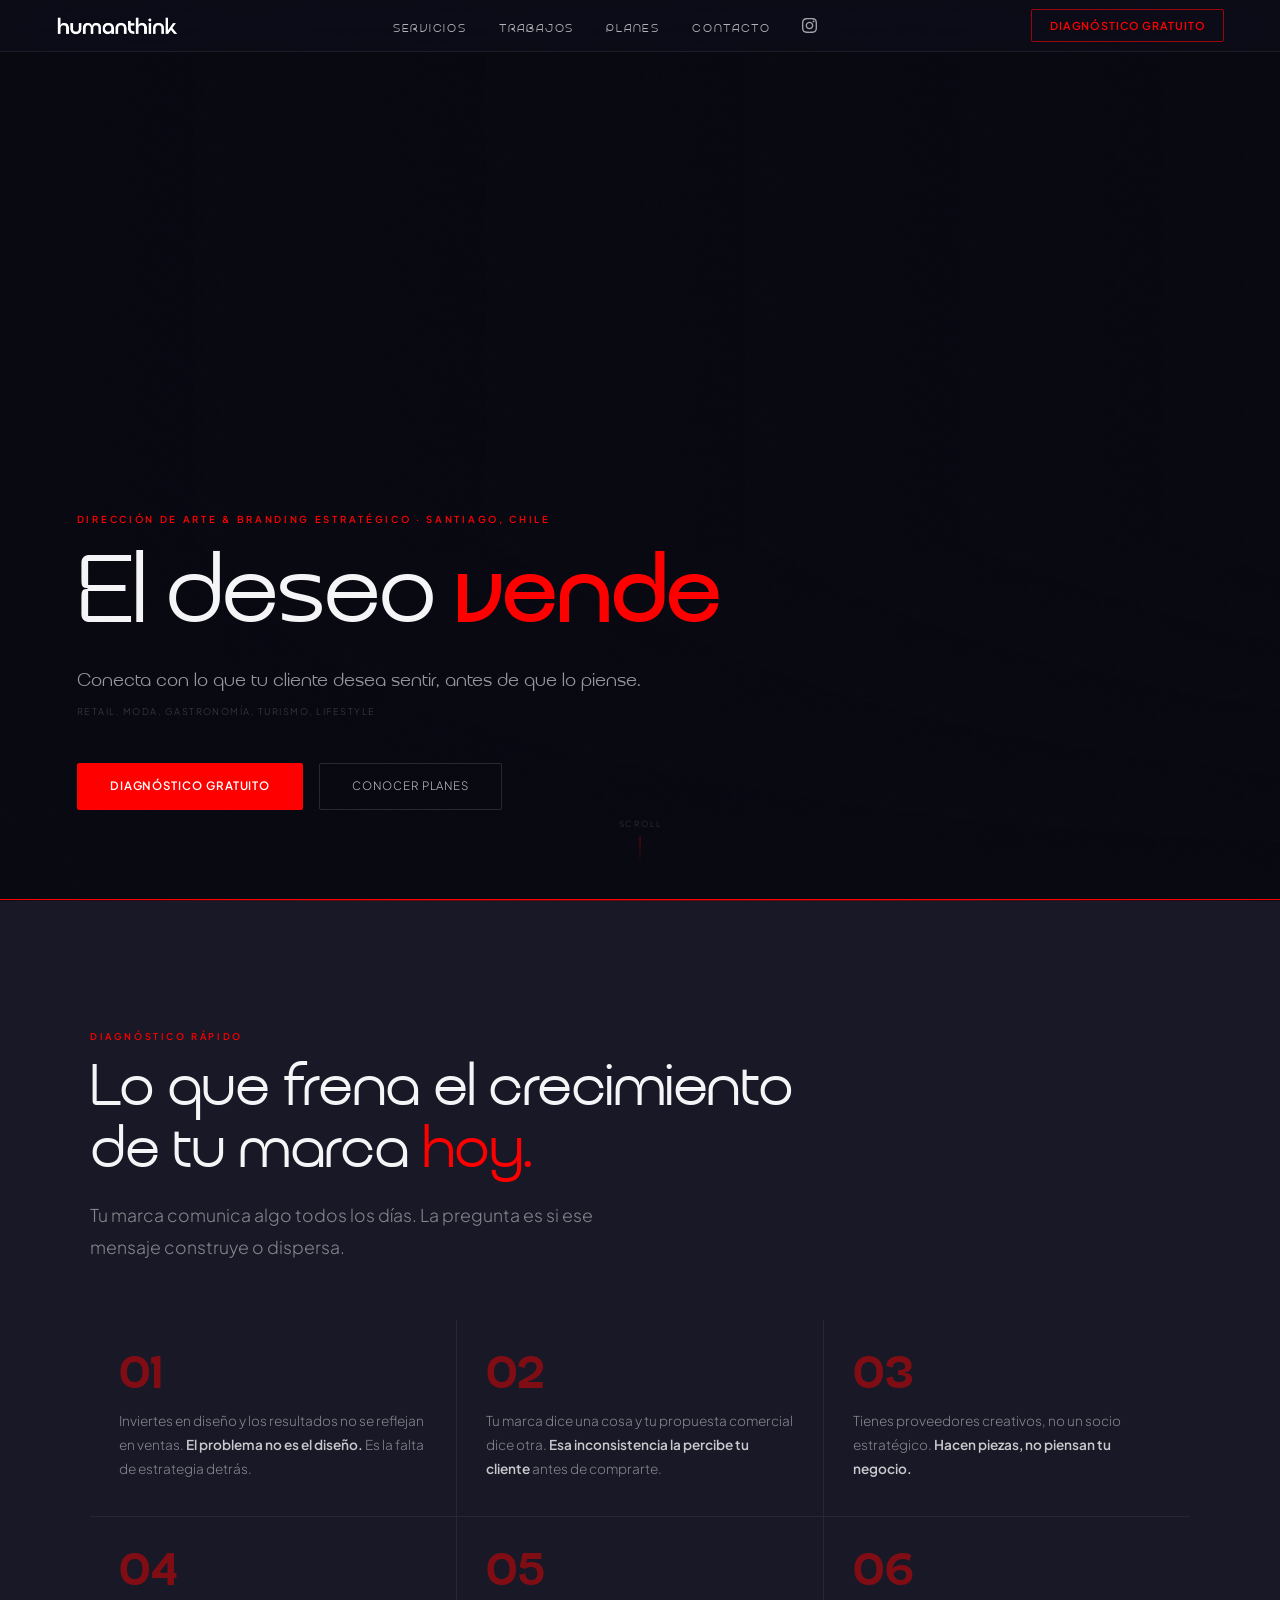
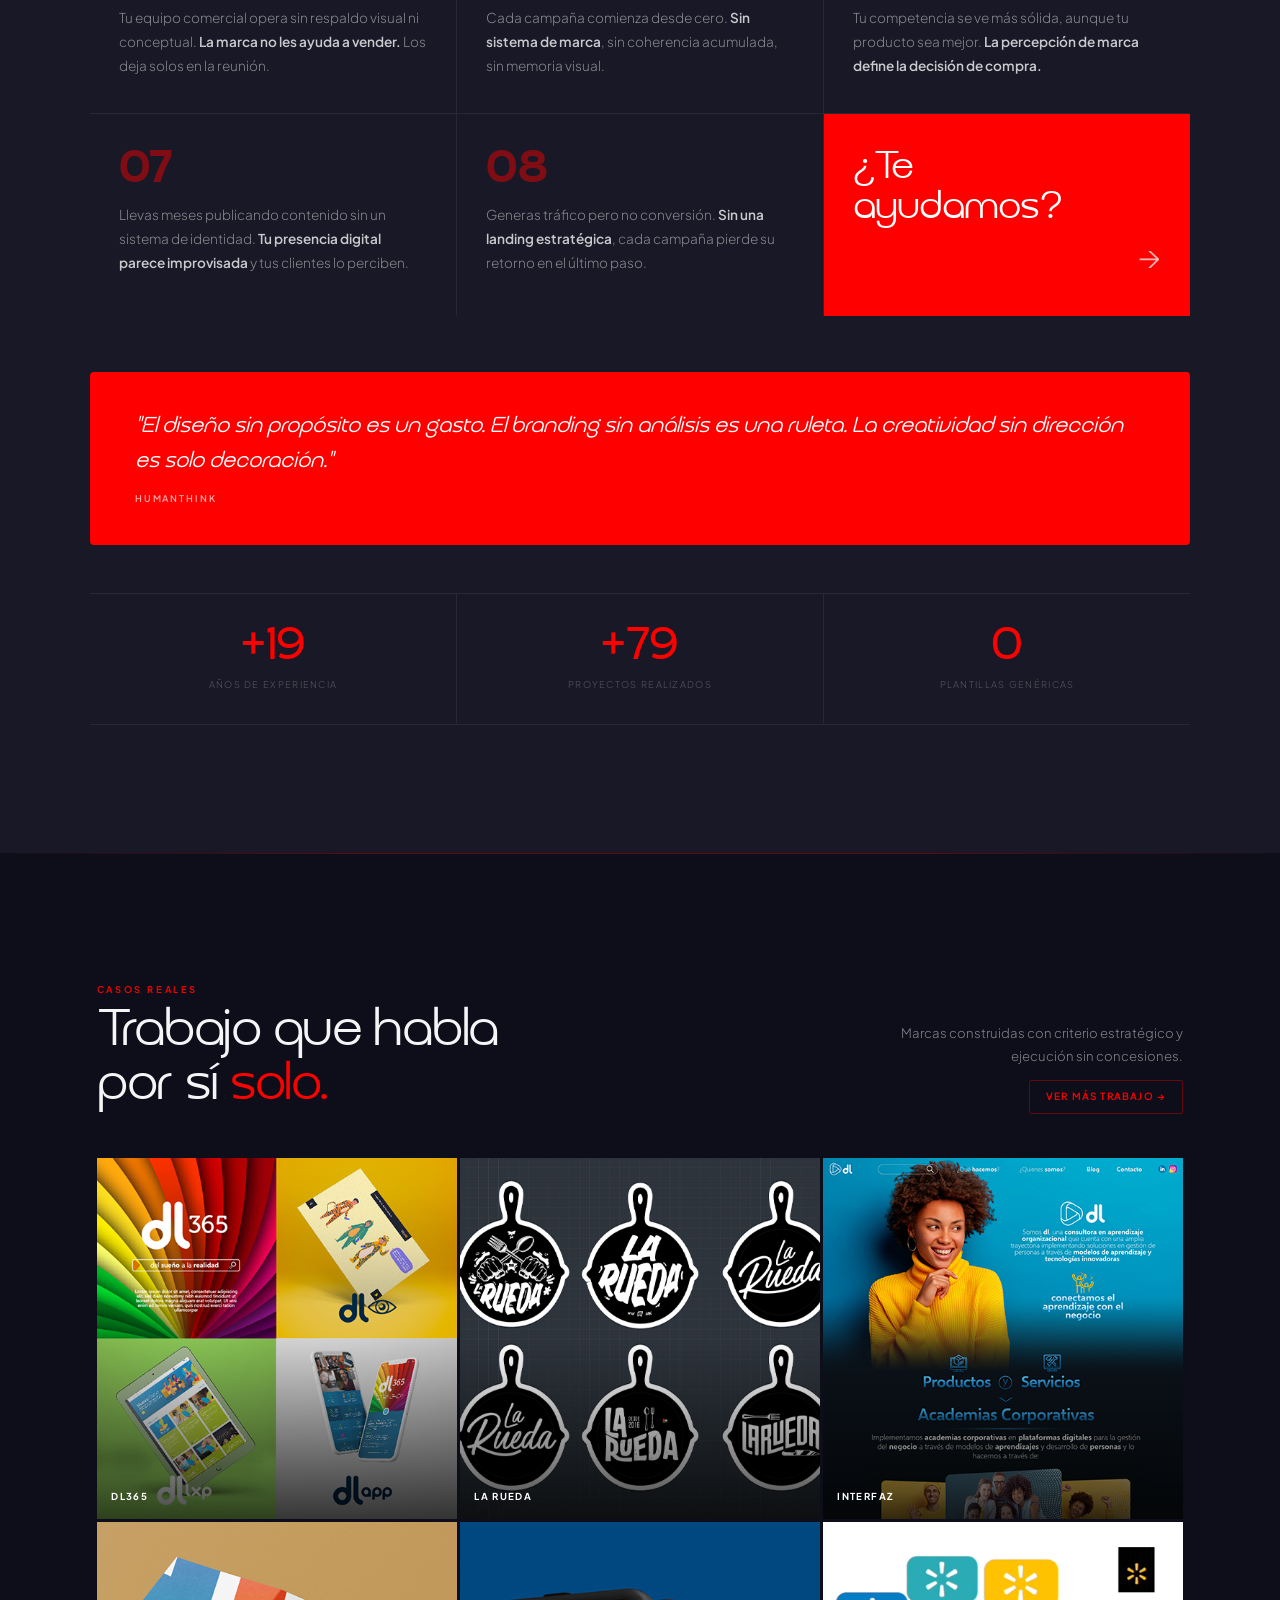
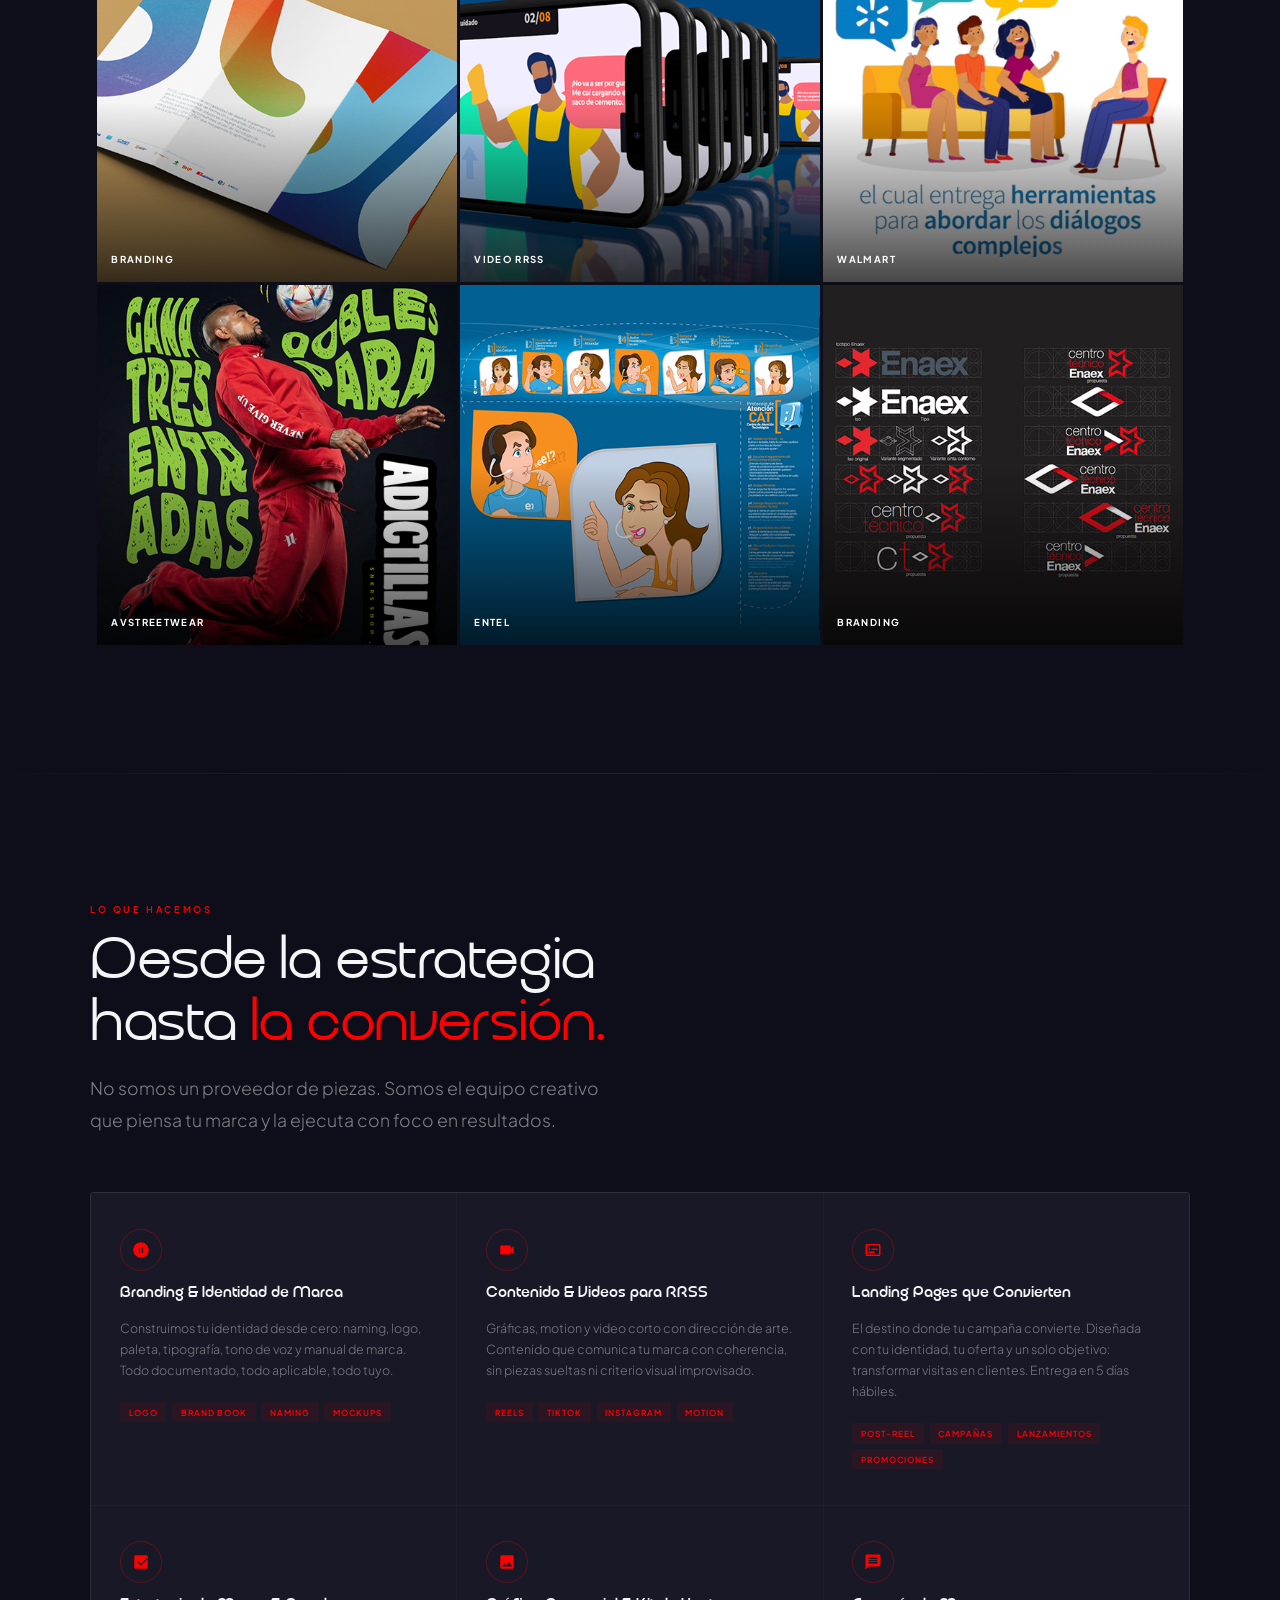
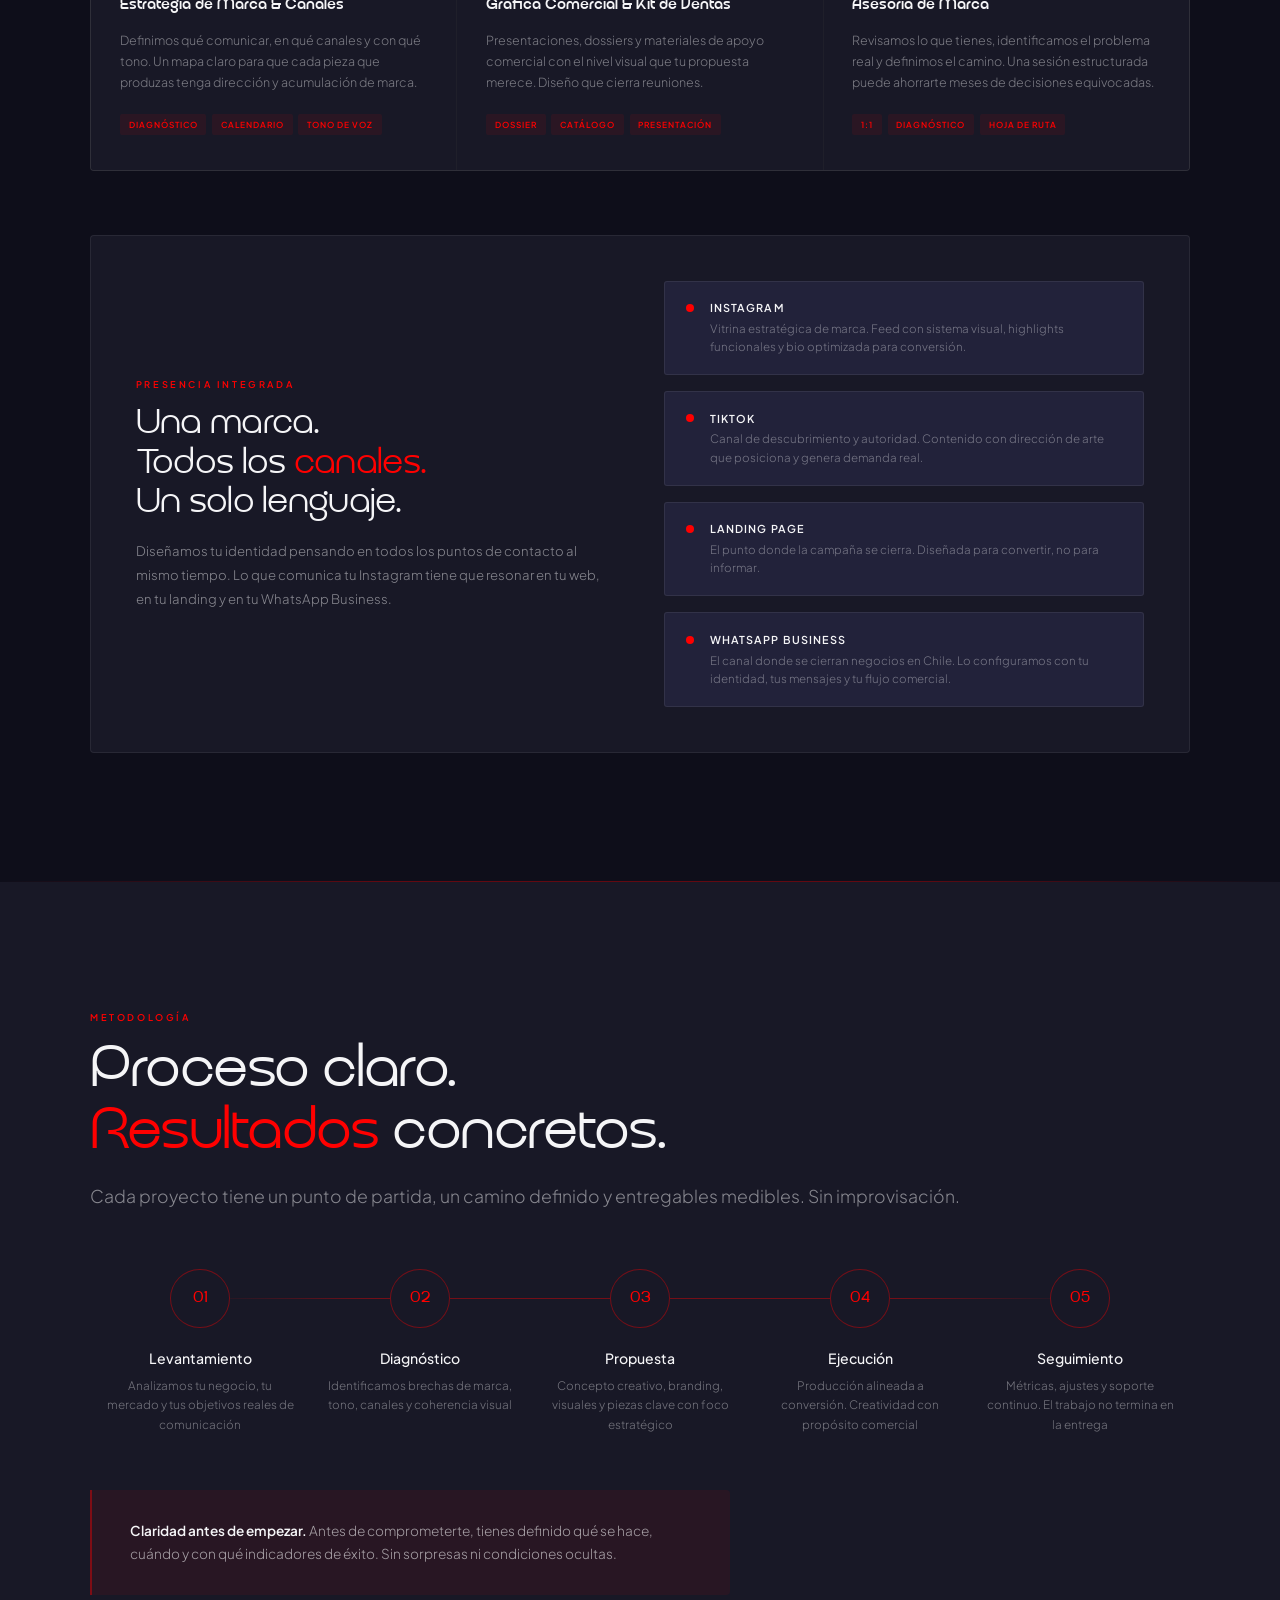
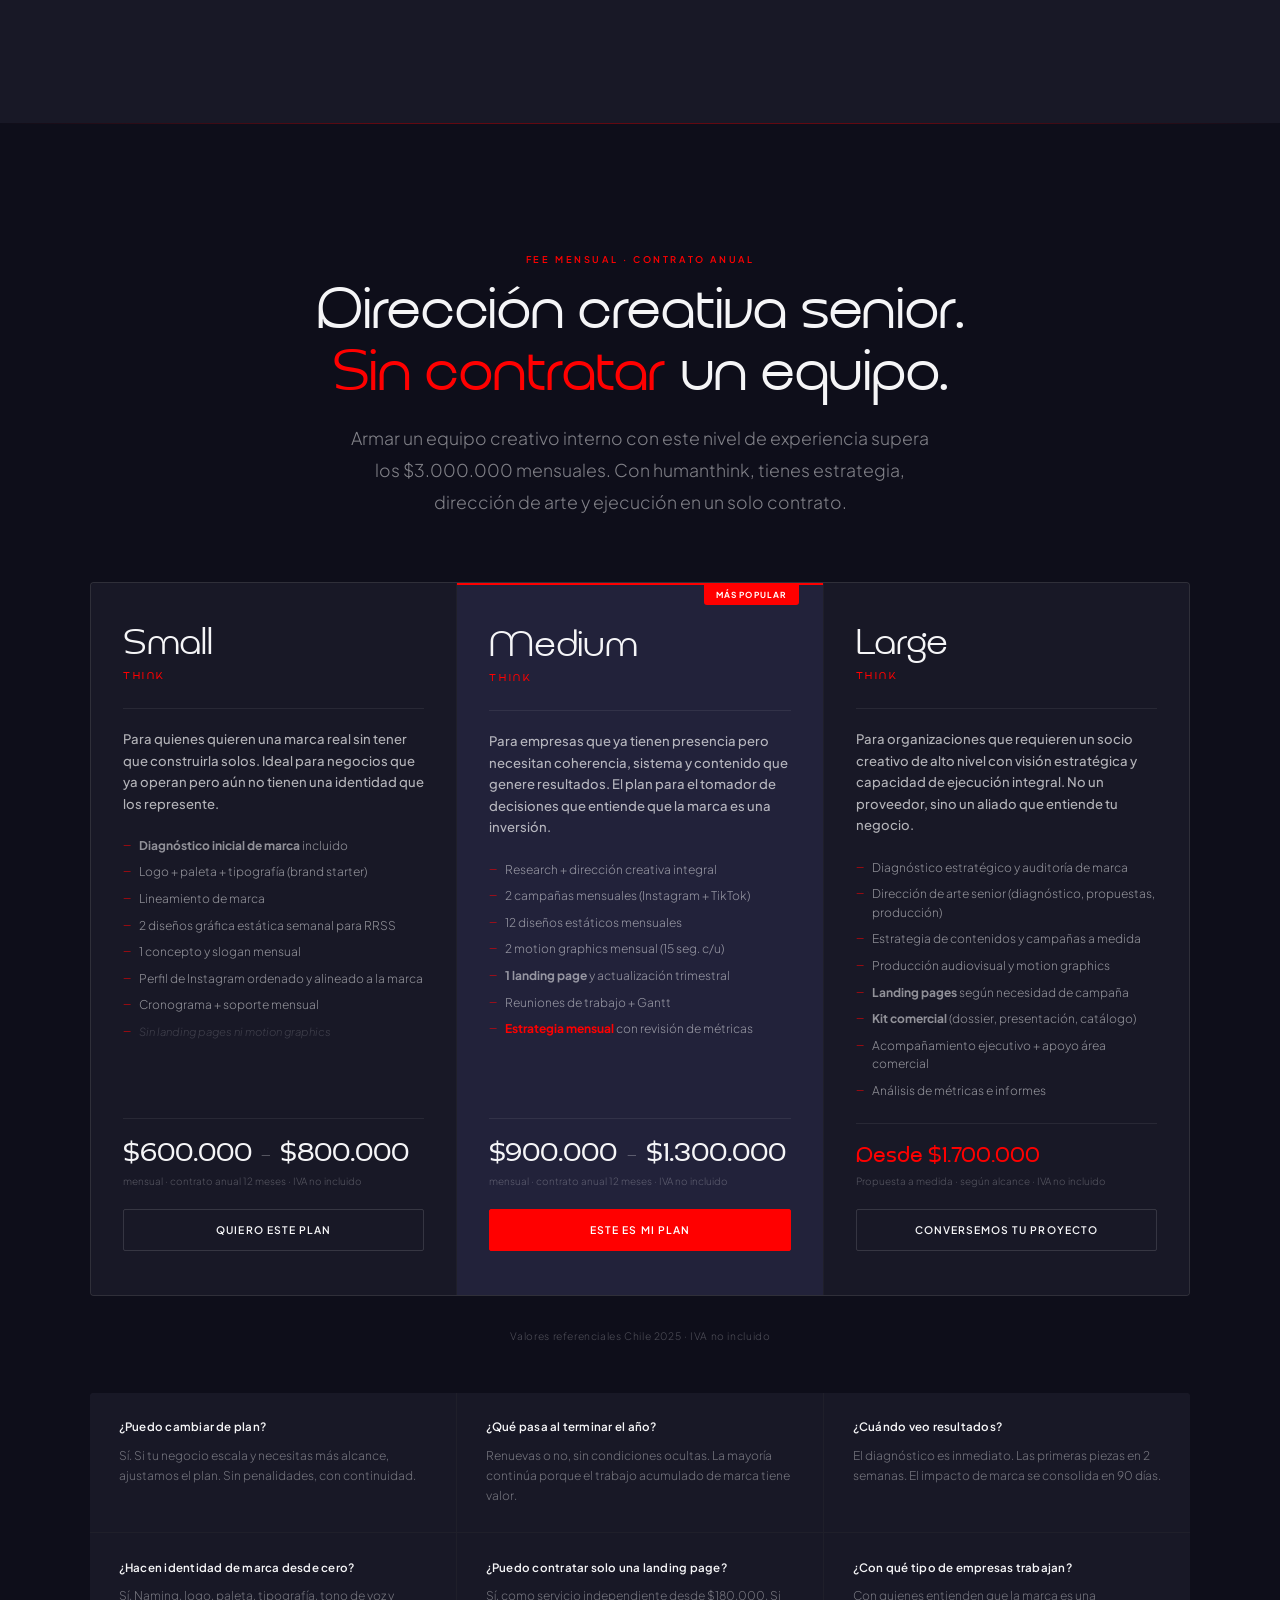
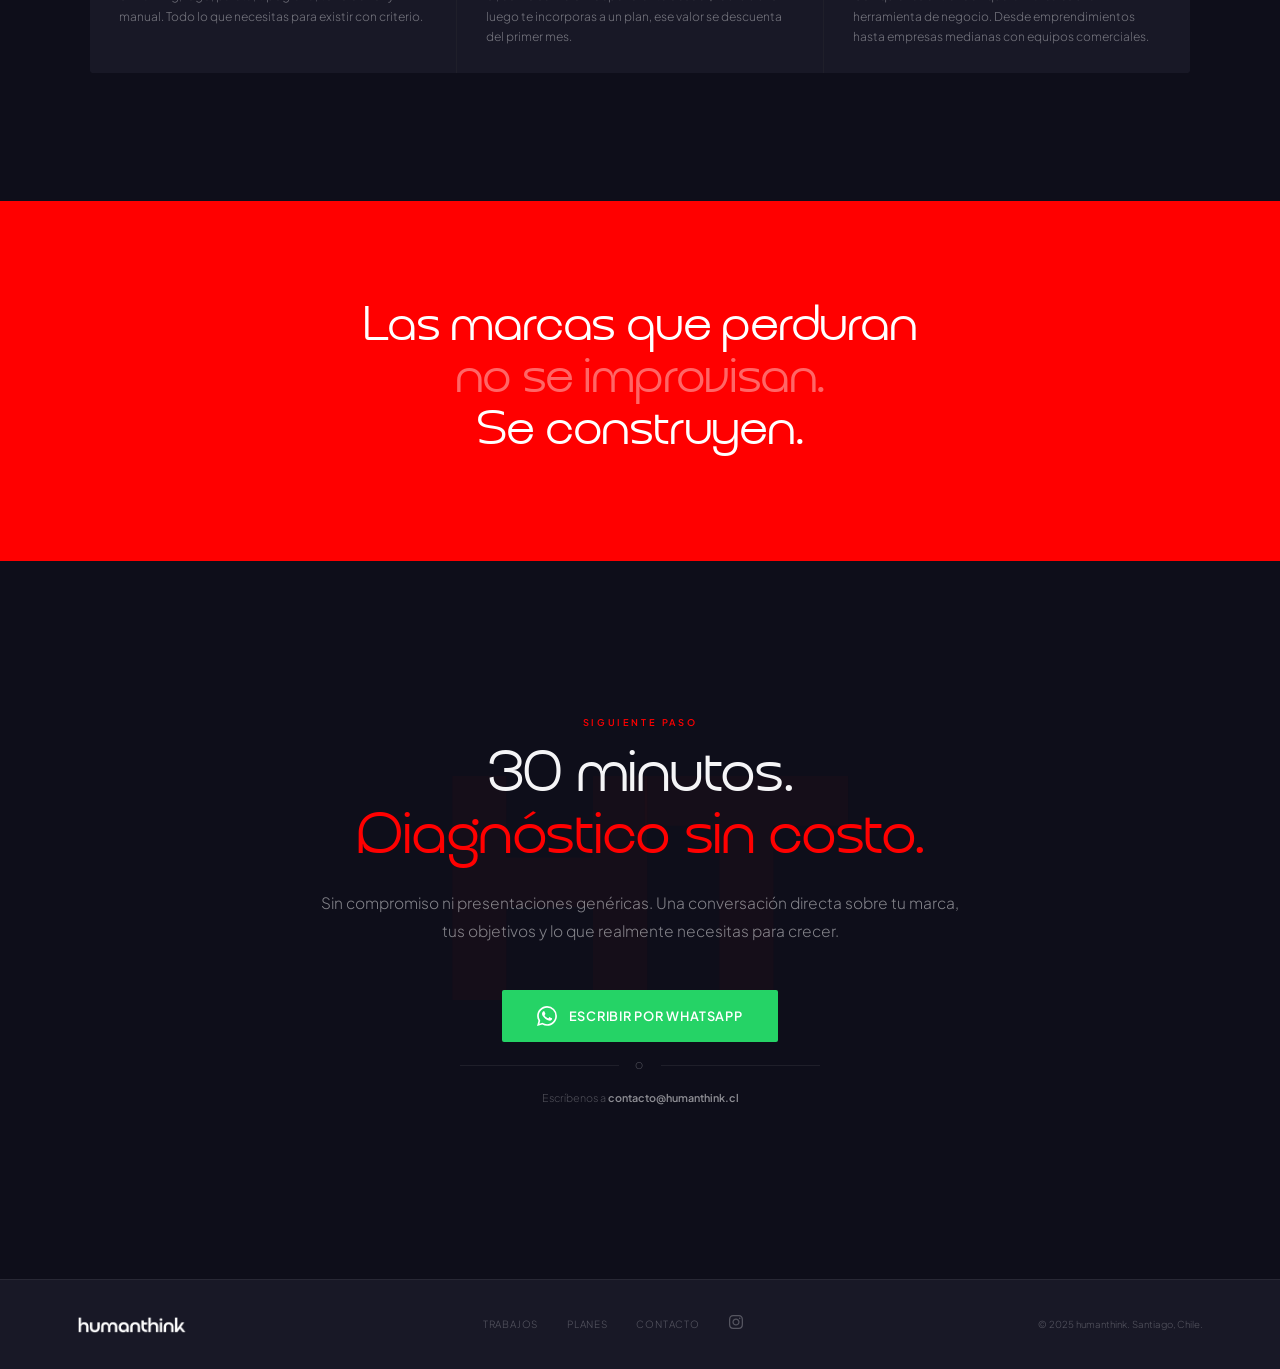
<file: index.html>
<!DOCTYPE html>
<html lang="es">
<head>
<meta charset="UTF-8">
<meta name="viewport" content="width=device-width, initial-scale=1.0">
<title>humanthink — Diseño Estratégico y Dirección de Arte Senior en Chile</title>
<meta name="description" content="humanthink es una consultora creativa con más de 20 años de experiencia. Branding estratégico, dirección de arte senior y comunicación visual para pymes en Chile.">
<meta name="robots" content="index, follow">
<meta property="og:type" content="website">
<meta property="og:title" content="humanthink — Diseño Estratégico. Dirección de Arte Senior.">
<link rel="preconnect" href="https://fonts.googleapis.com">
<link rel="preconnect" href="https://fonts.gstatic.com" crossorigin>
<link href="https://fonts.googleapis.com/css2?family=Plus+Jakarta+Sans:ital,wght@0,200;0,300;0,400;0,500;0,600;0,700;0,800;1,300;1,400&display=swap" rel="stylesheet">
<style>
/* ═══════════════════════════════════════════
   TOKENS & RESET
═══════════════════════════════════════════ */
:root {
  --red:       #FF0000;
  --red-soft:  rgba(255,0,0,.07);
  --dark:      #0E0E1A;
  --dark2:     #181826;
  --dark3:     #22223A;
  --light:     #F5F5F7;
  --muted:     rgba(245,245,247,.50);
  --muted2:    rgba(245,245,247,.28);
  --border:    rgba(255,255,255,.07);
  --border2:   rgba(255,255,255,.13);
  --ease:      cubic-bezier(.25,.46,.45,.94);
  --ease-out:  cubic-bezier(.16,1,.3,1);
}
*, *::before, *::after { box-sizing: border-box; margin: 0; padding: 0; }
html { scroll-behavior: smooth; font-size: 16px; }
body {
  font-family: 'Plus Jakarta Sans', -apple-system, BlinkMacSystemFont, sans-serif;
  font-weight: 300;
  background: var(--dark);
  color: var(--light);
  overflow-x: hidden;
  line-height: 1.6;
  -webkit-font-smoothing: antialiased;
}
img { max-width: 100%; display: block; }
a { text-decoration: none; color: inherit; }

/* ═══════════════════════════════════════════
   FUENTES LOCALES
═══════════════════════════════════════════ */
@font-face { font-family:'Qurova'; src:url('fuentes/Qurova-Light.ttf') format('truetype'); font-weight:300; font-display:swap; }
@font-face { font-family:'Qurova'; src:url('fuentes/Qurova-Regular.ttf') format('truetype'); font-weight:400; font-display:swap; }
@font-face { font-family:'Qurova'; src:url('fuentes/Qurova-Medium.ttf') format('truetype'); font-weight:500; font-display:swap; }
@font-face { font-family:'Qurova'; src:url('fuentes/Qurova-SemiBold.ttf') format('truetype'); font-weight:600; font-display:swap; }
@font-face { font-family:'Qurova'; src:url('fuentes/Qurova-Bold.ttf') format('truetype'); font-weight:700; font-display:swap; }

/* ═══════════════════════════════════════════
   NAV — estilo Apple: translúcido + blur
═══════════════════════════════════════════ */
nav#nav {
  position: fixed; top: 0; left: 0; right: 0; z-index: 900;
  height: 52px;
  display: flex; align-items: center; justify-content: space-between;
  padding: 0 clamp(1.5rem, 5vw, 3.5rem);
  background: rgba(14,14,26,.72);
  backdrop-filter: saturate(180%) blur(20px);
  -webkit-backdrop-filter: saturate(180%) blur(20px);
  border-bottom: 1px solid var(--border);
}
.nav-logo-horiz { height: 20px; width: auto; display: block; }
.nav-logo-block  { height: 32px; width: auto; display: none; }
.nav-links {
  display: flex; gap: 2rem; list-style: none;
  align-items: center;
}
.nav-links a {
  font-family: 'Qurova', sans-serif;
  font-size: .70rem; font-weight: 300;
  letter-spacing: .16em; text-transform: uppercase;
  color: rgba(245,245,247,.72);
  transition: color .2s var(--ease);
}
.nav-links a:hover { color: #fff; font-weight: 600; }
.nav-links .nav-ig { display: flex; align-items: center; }
.nav-links .nav-ig svg { width: 15px; height: 15px; fill: rgba(245,245,247,.65); transition: fill .2s; }
.nav-links .nav-ig:hover svg { fill: #fff; }
.nav-cta {
  font-size: .68rem; font-weight: 600;
  letter-spacing: .08em; text-transform: uppercase;
  padding: .42rem 1.1rem;
  border: 1px solid rgba(255,0,0,.6);
  color: var(--red);
  transition: background .25s, color .25s, border-color .25s;
  border-radius: 2px;
}
.nav-cta:hover { background: var(--red); color: #fff; border-color: var(--red); }

/* ═══════════════════════════════════════════
   HERO
═══════════════════════════════════════════ */
.hero {
  position: relative; width: 100%;
  min-height: 100svh;
  overflow: hidden; background: #070710;
  display: flex; align-items: flex-end;
}
.hero-video-wrap {
  position: absolute; inset: 0; z-index: 0;
  overflow: hidden; pointer-events: none;
}
.hero-video-wrap iframe {
  position: absolute; top: 50%; left: 50%;
  width: 177.78vh; height: 56.25vw;
  min-width: 100%; min-height: 100%;
  transform: translate(-50%,-50%);
  border: none; pointer-events: none;
}
/* Gradient overlay de precisión quirúrgica */
.hero-overlay {
  position: absolute; inset: 0; z-index: 1;
  background:
    linear-gradient(to right, rgba(7,7,16,.96) 0%, rgba(7,7,16,.60) 55%, rgba(7,7,16,.20) 100%),
    linear-gradient(to top, rgba(7,7,16,.98) 0%, transparent 40%);
}
/* Grain sutil — profundidad visual como Apple */
.hero-grain {
  position: absolute; inset: 0; z-index: 2;
  opacity: .025;
  background-image: url("data:image/svg+xml,%3Csvg viewBox='0 0 256 256' xmlns='http://www.w3.org/2000/svg'%3E%3Cfilter id='n'%3E%3CfeTurbulence type='fractalNoise' baseFrequency='.9' numOctaves='4' stitchTiles='stitch'/%3E%3C/filter%3E%3Crect width='100%25' height='100%25' filter='url(%23n)' opacity='1'/%3E%3C/svg%3E");
  background-repeat: repeat;
  background-size: 128px 128px;
  pointer-events: none;
}


/* Contenido hero */
.hero-content {
  position: relative; z-index: 3;
  width: 100%;
  padding: 0 clamp(1.5rem, 6vw, 6rem) clamp(5rem, 10vh, 9rem);
  display: flex; flex-direction: column;
  align-items: flex-start;
}
.hero-eyebrow {
  font-size: .60rem; font-weight: 600;
  letter-spacing: .28em; text-transform: uppercase;
  color: var(--red); margin-bottom: 1.4rem;
  opacity: 0; animation: fadeUp .8s .2s var(--ease-out) forwards;
}
.hero-slides { width: 100%; max-width: 820px; }
.slide-fade-wrap { opacity: 1; transition: opacity .55s var(--ease); }

/* El titular: "__ vende" */
.slide-h1-fixed {
  font-family: 'Qurova', sans-serif;
  font-weight: 300;
  font-size: clamp(3.2rem, 7.5vw, 6.4rem);
  line-height: 1.02;
  color: var(--light);
  letter-spacing: -.03em;
  margin-bottom: 1.2rem;
  opacity: 0; animation: fadeUp .9s .35s var(--ease-out) forwards;
}
.slide-vende { font-style: normal; color: var(--red); font-weight: 400; }

.slide-sub {
  font-family: 'Qurova', sans-serif;
  font-size: clamp(.9rem, 1.8vw, 1.15rem);
  font-weight: 300;
  color: rgba(245,245,247,.60);
  line-height: 1.65;
  margin-bottom: .4rem;
  opacity: 0; animation: fadeUp .9s .5s var(--ease-out) forwards;
}
.slide-ideal {
  font-size: .58rem; font-weight: 300;
  letter-spacing: .16em; text-transform: uppercase;
  color: rgba(245,245,247,.22);
  opacity: 0; animation: fadeUp .9s .6s var(--ease-out) forwards;
}

/* CTAs hero */
.hero-cta-wrap {
  display: flex; gap: 1rem; flex-wrap: wrap;
  margin-top: 2.8rem;
  opacity: 0; transition: opacity 1s var(--ease);
}
.btn-primary {
  font-size: .72rem; font-weight: 600;
  letter-spacing: .08em; text-transform: uppercase;
  padding: .82rem 2rem;
  background: var(--red); color: #fff;
  border: 1px solid var(--red);
  cursor: pointer; display: inline-flex; align-items: center; gap: .5rem;
  transition: background .25s, transform .2s var(--ease-out), box-shadow .25s;
  border-radius: 2px;
}
.btn-primary:hover { background: #e00; transform: translateY(-2px); box-shadow: 0 8px 28px rgba(255,0,0,.28); }
.btn-outline {
  font-size: .72rem; font-weight: 300;
  letter-spacing: .08em; text-transform: uppercase;
  padding: .82rem 2rem;
  background: transparent; color: rgba(245,245,247,.75);
  border: 1px solid var(--border2);
  cursor: pointer; display: inline-block;
  transition: border-color .25s, color .25s, transform .2s var(--ease-out);
  border-radius: 2px;
}
.btn-outline:hover { border-color: rgba(245,245,247,.45); color: #fff; transform: translateY(-2px); }

/* Scroll hint */
.hero-scroll {
  position: absolute; bottom: 2.2rem; left: 50%; transform: translateX(-50%);
  z-index: 4; display: flex; flex-direction: column; align-items: center; gap: .4rem;
  font-size: .52rem; letter-spacing: .22em; text-transform: uppercase;
  color: rgba(245,245,247,.18);
  animation: bounce 2.8s infinite var(--ease);
}
.hero-scroll::after {
  content: '';
  display: block; width: 1px; height: 28px;
  background: linear-gradient(to bottom, rgba(255,0,0,.5), transparent);
}

/* Barra de progreso */
.hero-progress {
  position: absolute; bottom: 0; left: 0; right: 0; z-index: 4;
  height: 1.5px; background: rgba(255,255,255,.04);
}
.hero-progress-bar { height: 100%; width: 0%; background: var(--red); }

/* ═══════════════════════════════════════════
   SEPARADORES
═══════════════════════════════════════════ */
.divider {
  width: 100%; height: 1px;
  background: linear-gradient(90deg, transparent, rgba(255,0,0,.35) 30%, rgba(255,0,0,.35) 70%, transparent);
}

/* ═══════════════════════════════════════════
   TIPOGRAFÍA DE SECCIÓN — estilo Apple
═══════════════════════════════════════════ */
.section-wrap { padding: clamp(5rem,10vw,9rem) clamp(1.5rem,6vw,6rem); }
.section-inner { max-width: 1100px; margin: 0 auto; }
.section-eyebrow {
  display: block;
  font-size: .58rem; font-weight: 600;
  letter-spacing: .28em; text-transform: uppercase;
  color: var(--red); margin-bottom: 1rem;
}
.section-h2 {
  font-family: 'Qurova', sans-serif; font-weight: 300;
  font-size: clamp(2.2rem, 4.5vw, 3.8rem);
  line-height: 1.08; letter-spacing: -.025em;
  color: var(--light); margin-bottom: 1rem;
}
.section-h2 em { font-style: normal; color: var(--red); }
.section-lead {
  font-weight: 300; font-size: clamp(.90rem,1.7vw,1.1rem);
  color: var(--muted); line-height: 1.8;
  max-width: 540px; margin-bottom: 3.5rem;
}

/* ═══════════════════════════════════════════
   SECCIÓN PROBLEMA
═══════════════════════════════════════════ */
.problem-section { background: var(--dark2); }

.problems-grid {
  display: grid;
  grid-template-columns: repeat(3, 1fr);
  gap: 1px; background: var(--border);
}
.problem-item {
  background: var(--dark2);
  padding: 2.2rem 1.8rem;
  transition: background .3s var(--ease);
  cursor: default; position: relative; overflow: hidden;
}
.problem-item::before {
  content: '';
  position: absolute; bottom: 0; left: 0; right: 0;
  height: 2px; background: var(--red);
  transform: scaleX(0); transform-origin: left;
  transition: transform .4s var(--ease-out);
}
.problem-item:hover { background: rgba(255,0,0,.06); }
.problem-item:hover::before { transform: scaleX(1); }

.problem-num {
  font-family: 'Qurova', sans-serif; font-weight: 600;
  font-size: 2.8rem; color: var(--red);
  opacity: .45; line-height: 1;
  margin-bottom: .6rem;
  transition: opacity .3s, color .3s;
}
.problem-text {
  font-size: .85rem; font-weight: 300;
  color: var(--muted); line-height: 1.75;
  transition: color .3s;
}
.problem-text strong { color: rgba(245,245,247,.80); font-weight: 600; transition: color .3s; }
.problem-item:hover .problem-num { color: #fff; opacity: 1; }
.problem-item:hover .problem-text { color: rgba(245,245,247,.85); }
.problem-item:hover .problem-text strong { color: #fff; }

/* Celda CTA roja en problems grid */
.problem-cta {
  background: var(--red) !important;
  display: flex; flex-direction: column;
  justify-content: space-between;
  text-decoration: none;
  cursor: pointer;
  transition: background .3s var(--ease), transform .2s var(--ease-out) !important;
}
.problem-cta::before { display: none; }
.problem-cta:hover { background: #cc0000 !important; transform: scale(.98); }
.problem-cta-h2 {
  font-family: 'Qurova', sans-serif;
  font-weight: 300;
  font-size: clamp(1.8rem, 3vw, 2.8rem);
  line-height: 1.05;
  letter-spacing: -.02em;
  color: #fff;
}
.problem-cta-arrow {
  font-size: 2rem;
  color: rgba(255,255,255,.7);
  align-self: flex-end;
  transition: transform .3s var(--ease-out), color .3s;
}
.problem-cta:hover .problem-cta-arrow {
  transform: translate(4px, -4px);
  color: #fff;
}

/* Blockquote rojo */
.problem-quote {
  margin-top: 3.5rem;
  padding: 2.4rem 2.8rem;
  border-left: none;
  background: var(--red);
  border-radius: 4px;
}
.problem-quote p {
  font-family: 'Qurova', sans-serif; font-weight: 300;
  font-size: clamp(1rem, 2vw, 1.35rem);
  color: #fff; line-height: 1.6;
  font-style: italic;
}
.problem-quote cite {
  display: block; margin-top: .75rem;
  font-size: .58rem; letter-spacing: .2em; text-transform: uppercase;
  color: rgba(255,255,255,.65); font-weight: 600; font-style: normal;
}

/* Count-up animado */
.proof-num .count-val { display: inline; }
.proof-num.counting { color: var(--red); transition: color .3s; }

/* Social proof */
.social-proof {
  display: flex; gap: 0;
  margin-top: 3rem;
  border-top: 1px solid var(--border);
  border-bottom: 1px solid var(--border);
}
.social-proof-item {
  flex: 1; padding: 2rem 1.5rem;
  border-right: 1px solid var(--border);
  text-align: center;
}
.social-proof-item:last-child { border-right: none; }
.proof-num {
  font-family: 'Qurova', sans-serif; font-weight: 400;
  font-size: 2.8rem; color: var(--light); line-height: 1;
  margin-bottom: .4rem;
}
.proof-num.accent { color: var(--red); }
.proof-label {
  font-size: .58rem; font-weight: 300; letter-spacing: .14em;
  text-transform: uppercase; color: var(--muted2);
}

/* ═══════════════════════════════════════════
   PORTFOLIO v9 — Grid cuadrado + slider mobile
═══════════════════════════════════════════ */
.portfolio-section {
  background: var(--dark);
  padding: clamp(5rem,10vw,9rem) 0;
}
.portfolio-inner { max-width: 1240px; margin: 0 auto; }

/* Header full ancho */
.portfolio-header {
  display: flex; align-items: flex-end;
  justify-content: space-between; gap: 2rem;
  flex-wrap: wrap;
  padding: 0 clamp(1.5rem,6vw,6rem);
  margin-bottom: 2.8rem;
}
.portfolio-header-left .section-eyebrow { margin-bottom: .6rem; }
.portfolio-header-left .section-h2 {
  font-size: clamp(2rem,4vw,3.2rem);
  line-height: 1.05; margin-bottom: 0;
}
.portfolio-header-right {
  display: flex; flex-direction: column;
  align-items: flex-end; gap: .8rem;
}
.portfolio-header-right p {
  font-size: .82rem; font-weight: 300;
  color: var(--muted); line-height: 1.7;
  max-width: 300px; text-align: right;
}
.portfolio-more {
  display: inline-flex; align-items: center; gap: .5rem;
  font-size: .62rem; font-weight: 600;
  letter-spacing: .12em; text-transform: uppercase;
  color: var(--red); border: 1px solid rgba(255,0,0,.35);
  padding: .5rem 1rem; border-radius: 2px; white-space: nowrap;
  transition: background .25s, color .25s;
}
.portfolio-more:hover { background: var(--red); color: #fff; }

/* Grid 3×3 cuadrado */
.portfolio-grid {
  display: grid;
  grid-template-columns: repeat(3, 1fr);
  gap: 3px;
  padding: 0 clamp(1.5rem,6vw,6rem);
}
.portfolio-item {
  position: relative; overflow: hidden;
  aspect-ratio: 1/1; cursor: pointer;
  background: var(--dark2);
}
.portfolio-item img {
  width: 100%; height: 100%;
  object-fit: cover; object-position: center;
  display: block;
  transition: transform .6s var(--ease), filter .5s var(--ease);
}
.portfolio-item:hover img { transform: scale(1.05); filter: brightness(.35); }

/* Overlay — label siempre visible */
.portfolio-item-overlay {
  position: absolute; inset: 0;
  display: flex; flex-direction: column;
  justify-content: flex-end;
  padding: .9rem;
  background: linear-gradient(to top, rgba(0,0,0,.72) 0%, transparent 50%);
  transition: background .4s var(--ease);
}
.portfolio-item:hover .portfolio-item-overlay {
  background: linear-gradient(to top, rgba(255,0,0,.82) 0%, rgba(0,0,0,.45) 55%, transparent 100%);
}
.portfolio-item-label {
  font-size: .60rem; font-weight: 700;
  color: #fff; letter-spacing: .14em;
  text-transform: uppercase;
  transition: letter-spacing .3s var(--ease);
}
.portfolio-item:hover .portfolio-item-label { letter-spacing: .22em; }

/* Play badge */
.play-badge {
  position: absolute; top: 50%; left: 50%;
  transform: translate(-50%,-50%) scale(.6);
  width: 38px; height: 38px; border-radius: 50%;
  background: rgba(255,0,0,.9);
  display: flex; align-items: center; justify-content: center;
  opacity: 0; transition: opacity .3s, transform .35s var(--ease-out);
}
.portfolio-item:hover .play-badge { opacity: 1; transform: translate(-50%,-50%) scale(1); }
.play-badge svg { width: 12px; height: 12px; fill: #fff; margin-left: 2px; }

/* Mobile: grid vertical 1 columna */
@media (max-width: 900px) {
  .portfolio-section { padding: clamp(3.5rem,7vw,6rem) 0; }
  .portfolio-inner { max-width: 100%; }
  .portfolio-header {
    padding: 0 1.4rem;
    margin-bottom: 1.8rem;
    flex-direction: column;
    align-items: flex-start;
    gap: 1rem;
  }
  .portfolio-header-right { display: none; }
  .portfolio-header-left .section-h2 { font-size: clamp(1.8rem,6vw,2.6rem); }
  .portfolio-grid {
    display: grid;
    grid-template-columns: repeat(2, 1fr);
    gap: 4px;
    padding: 0 1.4rem;
    overflow: visible;
    width: 100%;
    box-sizing: border-box;
  }
  .portfolio-item {
    width: 100%;
    max-width: 100%;
    aspect-ratio: 1/1;
    border-radius: 3px;
    flex: unset;
  }
  .portfolio-item-label { font-size: .60rem; letter-spacing: .10em; }
}

/* iPhone SE / X — hasta 600px: 1 columna */
@media (max-width: 600px) {
  .portfolio-header { padding: 0 1rem; }
  .portfolio-grid {
    grid-template-columns: 1fr;
    padding: 0 1rem;
    gap: 4px;
  }
  .portfolio-item { aspect-ratio: 4/3; }
}

/* ═══════════════════════════════════════════
   MODALES
═══════════════════════════════════════════ */
.modal-overlay {
  position: fixed; inset: 0; z-index: 1200;
  background: rgba(0,0,0,.88);
  display: flex; align-items: center; justify-content: center;
  opacity: 0; pointer-events: none;
  transition: opacity .35s var(--ease);
  backdrop-filter: blur(12px);
}
.modal-overlay.open { opacity: 1; pointer-events: auto; }
.modal-close {
  position: absolute; top: 1.2rem; right: 1.6rem;
  background: none; border: none; cursor: pointer;
  font-size: .65rem; font-weight: 600; letter-spacing: .12em; text-transform: uppercase;
  color: rgba(255,255,255,.5); transition: color .2s;
  font-family: 'Plus Jakarta Sans', sans-serif; z-index: 10;
}
.modal-close:hover { color: #fff; }
.modal-video-box { position: relative; width: 90%; max-width: 900px; background: #000; aspect-ratio: 16/9; border-radius: 4px; overflow: hidden; }
.modal-video-box iframe { width: 100%; height: 100%; border: none; }
.modal-carousel-box {
  position: relative;
  width: 500px;
  max-width: 92vw;
}
.carousel-track {
  position: relative; overflow: hidden; border-radius: 4px;
  width: 500px; max-width: 92vw;
  height: 500px; max-height: 92vw;
  background: #000;
  display: flex; align-items: center; justify-content: center;
}
.carousel-img {
  display: none;
  max-width: 100%; max-height: 100%;
  width: auto; height: auto;
  object-fit: contain;
}
.carousel-img.active { display: block; }
.carousel-nav { display: flex; align-items: center; justify-content: center; gap: 1rem; margin-top: .9rem; }
.carousel-btn { background: rgba(255,255,255,.1); border: none; color: #fff; width: 36px; height: 36px; border-radius: 50%; cursor: pointer; font-size: 1rem; transition: background .2s; display: flex; align-items: center; justify-content: center; }
.carousel-btn:hover { background: rgba(255,0,0,.65); }
.carousel-dots { display: flex; gap: .5rem; }
.carousel-dot { width: 6px; height: 6px; border-radius: 50%; background: rgba(255,255,255,.25); cursor: pointer; transition: background .2s; }
.carousel-dot.active { background: var(--red); }

/* ═══════════════════════════════════════════
   CÓMO TRABAJAMOS
═══════════════════════════════════════════ */
.how-section {
  background: var(--dark2);
  padding: clamp(5rem,10vw,9rem) clamp(1.5rem,6vw,6rem);
}
.how-inner { max-width: 1100px; margin: 0 auto; }
.how-steps {
  display: grid; grid-template-columns: repeat(5,1fr);
  gap: 0; margin-top: 3.5rem; position: relative;
}
.how-steps::before {
  content: '';
  position: absolute; top: 1.85rem;
  left: 10%; right: 10%; height: 1px;
  background: linear-gradient(90deg, transparent, rgba(255,0,0,.4) 20%, rgba(255,0,0,.4) 80%, transparent);
  z-index: 0;
}
.how-step {
  position: relative; z-index: 1;
  display: flex; flex-direction: column;
  align-items: center; text-align: center; padding: 0 1rem;
}
.how-step-num {
  width: 3.7rem; height: 3.7rem; border-radius: 50%;
  background: var(--dark2); border: 1px solid rgba(255,0,0,.4);
  display: flex; align-items: center; justify-content: center;
  font-family: 'Qurova', sans-serif; font-weight: 400;
  font-size: .92rem; color: var(--red);
  margin-bottom: 1.2rem;
  transition: background .3s, border-color .3s, color .3s, font-weight .1s;
  flex-shrink: 0;
}
.how-step:hover .how-step-num {
  background: var(--red);
  border-color: var(--red);
  color: #fff;
  font-weight: 600;
}
.how-step-title { font-weight: 500; font-size: .88rem; color: var(--light); margin-bottom: .4rem; }
.how-step-desc { font-size: .73rem; font-weight: 300; color: rgba(245,245,247,.42); line-height: 1.65; }

/* Garantía */
.guarantee-block {
  margin-top: 3.5rem;
  padding: 1.8rem 2.4rem;
  border-left: 2px solid rgba(255,0,0,.4);
  background: var(--red-soft);
  max-width: 640px; border-radius: 0 4px 4px 0;
}
.guarantee-block p {
  font-size: .85rem; font-weight: 300;
  color: rgba(245,245,247,.62); line-height: 1.75;
}
.guarantee-block strong { color: var(--light); font-weight: 600; }

/* ═══════════════════════════════════════════
   SERVICIOS
═══════════════════════════════════════════ */
.servicios-section {
  background: var(--dark);
  padding: clamp(5rem,10vw,9rem) clamp(1.5rem,6vw,6rem);
}
.servicios-inner { max-width: 1100px; margin: 0 auto; }

/* Grid de servicios */
.servicios-grid {
  display: grid;
  grid-template-columns: repeat(3, 1fr);
  gap: 1px; background: var(--border);
  margin-top: 3.5rem;
  border: 1px solid var(--border);
  border-radius: 4px; overflow: hidden;
}
.servicio-card {
  background: var(--dark2);
  padding: 2.2rem 1.8rem;
  display: flex; flex-direction: column; gap: .9rem;
  position: relative; overflow: hidden;
  transition: background .3s var(--ease);
}
.servicio-card:hover { background: rgba(255,0,0,.05); }
.servicio-card::after {
  content: '';
  position: absolute; bottom: 0; left: 0; right: 0;
  height: 2px; background: var(--red);
  transform: scaleX(0); transform-origin: left;
  transition: transform .4s var(--ease-out);
}
.servicio-card:hover::after { transform: scaleX(1); }
.servicio-icon {
  width: 42px; height: 42px;
  border: 1px solid rgba(255,0,0,.3);
  border-radius: 50%;
  display: flex; align-items: center; justify-content: center;
  flex-shrink: 0;
}
.servicio-icon svg { width: 18px; height: 18px; fill: var(--red); }
.servicio-title {
  font-family: 'Qurova', sans-serif; font-weight: 500;
  font-size: .95rem; color: var(--light); line-height: 1.2;
}
.servicio-desc {
  font-size: .78rem; font-weight: 300;
  color: rgba(245,245,247,.45); line-height: 1.7;
}
.servicio-tags {
  display: flex; flex-wrap: wrap; gap: .35rem;
  margin-top: .4rem;
}
.servicio-tag {
  font-size: .52rem; font-weight: 600;
  letter-spacing: .12em; text-transform: uppercase;
  color: var(--red); background: rgba(255,0,0,.08);
  padding: .22rem .55rem; border-radius: 2px;
}

/* Bloque canales integrados */
.canales-block {
  margin-top: 4rem;
  padding: 2.8rem;
  background: var(--dark2);
  border: 1px solid var(--border);
  border-radius: 4px;
  display: grid;
  grid-template-columns: 1fr 1fr;
  gap: 3rem; align-items: center;
}
.canales-text .section-eyebrow { margin-bottom: .8rem; }
.canales-text h3 {
  font-family: 'Qurova', sans-serif; font-weight: 300;
  font-size: clamp(1.4rem, 3vw, 2.2rem);
  line-height: 1.12; letter-spacing: -.02em;
  color: var(--light); margin-bottom: 1rem;
}
.canales-text h3 em { font-style: normal; color: var(--red); }
.canales-text p {
  font-size: .82rem; font-weight: 300;
  color: rgba(245,245,247,.50); line-height: 1.8;
}
.canales-list {
  display: flex; flex-direction: column; gap: 1rem;
}
.canal-item {
  display: flex; align-items: flex-start; gap: 1rem;
  padding: 1.1rem 1.3rem;
  background: var(--dark3);
  border-radius: 3px;
  border: 1px solid var(--border);
  transition: border-color .3s var(--ease);
}
.canal-item:hover { border-color: rgba(255,0,0,.3); }
.canal-dot {
  width: 8px; height: 8px; border-radius: 50%;
  background: var(--red); flex-shrink: 0; margin-top: .28rem;
}
.canal-name {
  font-size: .68rem; font-weight: 600;
  letter-spacing: .1em; text-transform: uppercase;
  color: var(--light); margin-bottom: .2rem;
}
.canal-desc {
  font-size: .72rem; font-weight: 300;
  color: rgba(245,245,247,.40); line-height: 1.6;
}

@media (max-width: 900px) {
  .servicios-grid { grid-template-columns: 1fr; }
  .canales-block { grid-template-columns: 1fr; gap: 2rem; }
}
@media (max-width: 640px) {
  .servicios-grid { grid-template-columns: 1fr; }
}

/* ═══════════════════════════════════════════
   PLANES — estilo Apple pricing
═══════════════════════════════════════════ */
.plans-section {
  background: var(--dark);
  padding: clamp(5rem,10vw,9rem) clamp(1.5rem,6vw,6rem);
}
.plans-inner { max-width: 1100px; margin: 0 auto; }
.plans-header { text-align: center; margin-bottom: 4rem; }
.plans-header .section-lead { max-width: 600px; margin: 0 auto; text-align: center; margin-bottom: 0; }

.plans-grid {
  display: grid; grid-template-columns: repeat(3,1fr);
  gap: 1px; background: var(--border);
  border: 1px solid var(--border);
  border-radius: 4px; overflow: hidden;
}
.plan-card {
  background: var(--dark2);
  padding: 2.8rem 2rem;
  display: flex; flex-direction: column; gap: 1.4rem;
  position: relative;
  transition: background .3s var(--ease);
}
.plan-card:hover { background: #1e1e30; }
.plan-card.featured {
  background: var(--dark3);
  border-top: 2px solid var(--red);
}
.plan-card.featured::before {
  content: 'más popular';
  position: absolute; top: -1px; right: 1.5rem;
  background: var(--red); color: #fff;
  font-size: .52rem; font-weight: 700;
  letter-spacing: .14em; text-transform: uppercase;
  padding: .24rem .7rem; border-radius: 0 0 3px 3px;
}
.plan-letter {
  display: none;
}
.plan-name {
  display: none;
}
/* Nombre del plan en h2 */
.plan-title {
  font-family: 'Qurova', sans-serif; font-weight: 300;
  font-size: clamp(2rem, 2.8vw, 2.8rem);
  color: var(--light); line-height: 1.0;
  letter-spacing: -.01em;
  margin-bottom: .3rem;
}
.plan-title em { font-style: normal; color: var(--red); }
.plan-subtitle {
  font-family: 'Qurova', sans-serif; font-weight: 400;
  font-size: .65rem; letter-spacing: .25em;
  text-transform: uppercase; color: var(--red);
  display: block; margin-top: .2rem;
}
.plan-desc {
  font-size: .82rem; font-weight: 500;
  color: rgba(245,245,247,.70); line-height: 1.65;
  border-top: 1px solid var(--border); padding-top: 1.2rem;
}
.plan-features { list-style: none; display: flex; flex-direction: column; gap: .5rem; }
.plan-features li {
  font-size: .75rem; font-weight: 300;
  color: rgba(245,245,247,.55); line-height: 1.55;
  padding-left: 1rem; position: relative;
}
.plan-features li::before {
  content: '—'; position: absolute; left: 0;
  color: var(--red); font-size: .58rem;
}
.plan-features li.dim {
  color: rgba(245,245,247,.18); font-style: italic; font-size: .70rem;
}
.plan-features li.highlight strong { color: var(--red); }
.plan-price { margin-top: auto; padding-top: 1.4rem; border-top: 1px solid var(--border); }
/* Precio rediseñado — llamativo sin asustar */
.plan-amount {
  font-family: 'Qurova', sans-serif; font-weight: 400;
  font-size: 1.6rem; color: var(--light);
  display: block; line-height: 1.1;
}
.plan-amount .price-range-sep {
  font-size: 1rem; color: var(--muted2);
  margin: 0 .2rem;
}
.plan-amount.quote {
  font-size: 1.3rem; color: var(--red);
}
.plan-period {
  font-size: .62rem; font-weight: 300;
  color: var(--muted2); display: block; margin-top: .3rem;
}
.plan-btn {
  display: block; text-align: center; margin-top: 1.2rem;
  font-size: .65rem; font-weight: 600;
  letter-spacing: .1em; text-transform: uppercase;
  padding: .72rem 1rem; border-radius: 2px;
  border: 1px solid var(--border2); color: var(--light);
  transition: background .25s, border-color .25s, color .25s;
}
.plan-btn:hover, .plan-card.featured .plan-btn {
  background: var(--red); border-color: var(--red); color: #fff;
}
.plans-note {
  text-align: center; margin-top: 2rem;
  font-size: .64rem; font-weight: 300;
  color: var(--muted2); letter-spacing: .06em;
}

/* FAQ */
.faq-grid {
  display: grid; grid-template-columns: repeat(3,1fr);
  gap: 1px; background: var(--border);
  margin-top: 3rem; border-radius: 4px; overflow: hidden;
}
.faq-item {
  background: var(--dark2); padding: 1.6rem 1.8rem;
}
.faq-q {
  font-size: .72rem; font-weight: 600;
  color: var(--light); margin-bottom: .55rem; letter-spacing: .02em;
}
.faq-a {
  font-size: .75rem; font-weight: 300;
  color: rgba(245,245,247,.42); line-height: 1.7;
}

/* ═══════════════════════════════════════════
   WHY — banda roja
═══════════════════════════════════════════ */
.why-section {
  background: var(--red);
  padding: clamp(4rem,8vw,7rem) clamp(1.5rem,6vw,6rem);
}
.why-inner { max-width: 1100px; margin: 0 auto; text-align: center; }
.why-section .section-h2 {
  color: #fff; font-size: clamp(1.9rem,3.8vw,3rem);
  margin: 0;
}
.why-section .section-h2 em { color: rgba(255,255,255,.4); }

/* ═══════════════════════════════════════════
   CTA FINAL
═══════════════════════════════════════════ */
.cta-section {
  background: var(--dark);
  padding: clamp(6rem,12vw,11rem) clamp(1.5rem,6vw,6rem);
  text-align: center; position: relative; overflow: hidden;
}
/* Typographic watermark */
.cta-bg-text {
  position: absolute; top: 50%; left: 50%;
  transform: translate(-50%,-50%);
  font-family: 'Qurova', sans-serif; font-weight: 700;
  font-size: clamp(10rem,26vw,20rem);
  white-space: nowrap; color: rgba(255,0,0,.028);
  letter-spacing: -.06em;
  pointer-events: none; user-select: none;
}
.cta-content { position: relative; z-index: 1; max-width: 640px; margin: 0 auto; }
.cta-content .section-h2 { margin-bottom: 1.2rem; }
.cta-desc {
  font-size: .97rem; font-weight: 300;
  color: var(--muted); line-height: 1.8;
  margin-bottom: 2.8rem;
}
.cta-form {
  display: flex; gap: 0; max-width: 460px; margin: 0 auto 1rem;
  border-radius: 2px; overflow: hidden;
  border: 1px solid var(--border2);
}
.cta-form input {
  flex: 1; padding: .9rem 1.2rem;
  background: var(--dark2); border: none;
  color: var(--light);
  font-family: 'Plus Jakarta Sans', sans-serif;
  font-size: .82rem; font-weight: 300;
  outline: none; transition: background .2s;
}
.cta-form input::placeholder { color: var(--muted2); }
.cta-form input:focus { background: var(--dark3); }
.cta-form button {
  padding: .9rem 1.5rem;
  background: var(--red); color: #fff; border: none; cursor: pointer;
  font-family: 'Plus Jakarta Sans', sans-serif;
  font-size: .68rem; font-weight: 600;
  letter-spacing: .1em; text-transform: uppercase;
  transition: background .25s; white-space: nowrap;
}
.cta-form button:hover { background: #e00; }
.cta-note { font-size: .67rem; font-weight: 300; color: var(--muted2); }
.cta-note strong { color: rgba(245,245,247,.55); font-weight: 600; }

/* WhatsApp CTA */
.cta-wa-wrap {
  display: flex; flex-direction: column; align-items: center;
  gap: 1rem; margin-bottom: 1.2rem;
}
.btn-whatsapp {
  display: inline-flex; align-items: center; gap: .7rem;
  font-size: .80rem; font-weight: 600;
  letter-spacing: .06em; text-transform: uppercase;
  padding: 1rem 2.2rem;
  background: #25D366; color: #fff;
  border-radius: 2px;
  transition: background .25s, transform .2s var(--ease-out), box-shadow .25s;
  border: none; cursor: pointer;
}
.btn-whatsapp:hover { background: #1ebe5d; transform: translateY(-2px); box-shadow: 0 8px 28px rgba(37,211,102,.28); }
.btn-whatsapp svg { width: 20px; height: 20px; fill: #fff; flex-shrink: 0; }
.cta-divider {
  display: flex; align-items: center; gap: 1rem;
  width: 100%; max-width: 360px;
  font-size: .58rem; letter-spacing: .18em; text-transform: uppercase;
  color: var(--muted2);
}
.cta-divider::before, .cta-divider::after {
  content: ''; flex: 1; height: 1px; background: var(--border);
}

/* ═══════════════════════════════════════════
   FOOTER
═══════════════════════════════════════════ */
footer {
  background: var(--dark2);
  padding: 2.2rem clamp(1.5rem,6vw,6rem);
  display: flex; align-items: center; justify-content: space-between; flex-wrap: wrap;
  gap: 1.2rem; border-top: 1px solid var(--border);
}
.footer-logo { height: 18px; width: auto; display: block; }
.footer-logo-block { height: 30px; width: auto; display: none; }
.footer-links { display: flex; gap: 1.8rem; align-items: center; }
.footer-links a {
  font-size: .62rem; font-weight: 300;
  color: var(--muted2); letter-spacing: .08em; text-transform: uppercase;
  transition: color .2s;
}
.footer-links a:hover { color: var(--light); }
.footer-links .footer-ig svg { width: 14px; height: 14px; fill: var(--muted2); transition: fill .2s; }
.footer-links .footer-ig:hover svg { fill: var(--light); }
.footer-copy { font-size: .60rem; font-weight: 300; color: var(--muted2); }

/* ═══════════════════════════════════════════
   ANIMACIONES
═══════════════════════════════════════════ */
@keyframes fadeUp {
  from { opacity: 0; transform: translateY(22px); }
  to   { opacity: 1; transform: translateY(0); }
}
@keyframes bounce {
  0%,100% { transform: translateX(-50%) translateY(0); }
  50%      { transform: translateX(-50%) translateY(8px); }
}
.reveal { opacity: 1; transform: translateY(0); }
.reveal.will-animate {
  opacity: 0; transform: translateY(18px);
  transition: opacity .8s var(--ease-out), transform .8s var(--ease-out);
}
.reveal.will-animate.visible { opacity: 1; transform: translateY(0); }

/* ═══════════════════════════════════════════
   RESPONSIVE
═══════════════════════════════════════════ */
@media (max-width: 1024px) {
  .problems-grid { grid-template-columns: repeat(2,1fr); }
}
/* ═══════════════════════════════════════════
   HAMBURGUESA
═══════════════════════════════════════════ */
.nav-hamburger {
  display: none;
  flex-direction: column; justify-content: center; align-items: center;
  gap: 5px;
  width: 36px; height: 36px;
  background: none; border: none; cursor: pointer;
  padding: 4px; z-index: 1001;
}
.nav-hamburger span {
  display: block; width: 22px; height: 1.5px;
  background: rgba(245,245,247,.80);
  transition: transform .35s var(--ease-out), opacity .25s var(--ease), width .3s var(--ease);
  transform-origin: center;
}
/* Estado abierto — X */
.nav-hamburger.open span:nth-child(1) { transform: translateY(6.5px) rotate(45deg); }
.nav-hamburger.open span:nth-child(2) { opacity: 0; width: 0; }
.nav-hamburger.open span:nth-child(3) { transform: translateY(-6.5px) rotate(-45deg); }

/* Drawer mobile */
.nav-drawer {
  display: none;
  position: fixed; top: 48px; left: 0; right: 0;
  background: rgba(14,14,26,.97);
  backdrop-filter: saturate(180%) blur(24px);
  -webkit-backdrop-filter: saturate(180%) blur(24px);
  border-bottom: 1px solid var(--border);
  z-index: 899;
  transform: translateY(-12px);
  opacity: 0;
  pointer-events: none;
  transition: transform .35s var(--ease-out), opacity .3s var(--ease);
}
.nav-drawer.open {
  transform: translateY(0);
  opacity: 1;
  pointer-events: auto;
}
.nav-drawer-inner {
  display: flex; flex-direction: column;
  padding: 1.8rem 1.4rem 2rem;
  gap: 0;
}
.nav-drawer-link {
  font-family: 'Qurova', sans-serif;
  font-size: .72rem; font-weight: 300;
  letter-spacing: .2em; text-transform: uppercase;
  color: rgba(245,245,247,.65);
  padding: 1rem 0;
  border-bottom: 1px solid var(--border);
  transition: color .2s var(--ease);
  display: flex; align-items: center; gap: .7rem;
}
.nav-drawer-link:last-of-type { border-bottom: none; }
.nav-drawer-link:hover { color: #fff; }
.nav-drawer-link svg { width: 16px; height: 16px; fill: rgba(245,245,247,.5); flex-shrink: 0; }
.nav-drawer-cta {
  margin-top: 1.4rem;
  display: block; text-align: center;
  font-size: .68rem; font-weight: 600;
  letter-spacing: .1em; text-transform: uppercase;
  padding: .9rem 1rem;
  background: var(--red); color: #fff;
  border-radius: 2px;
  transition: background .25s;
}
.nav-drawer-cta:hover { background: #e00; }

@media (max-width: 1024px) {
  .problems-grid { grid-template-columns: repeat(2,1fr); }
}

@media (max-width: 900px) {
  nav#nav { padding: 0 1.2rem; height: 48px; }
  .nav-links, .nav-cta { display: none; }
  .nav-logo-horiz { display: none; }
  .nav-logo-block { display: block; }
  .nav-hamburger { display: flex; }
  .nav-drawer { display: block; }
  .hero-video-wrap iframe { width: 177.78vh; height: 177.78vh; }
  .how-steps { grid-template-columns: 1fr; gap: 2rem; }
  .how-steps::before { display: none; }
  .plans-grid { grid-template-columns: 1fr; }
  .faq-grid { grid-template-columns: 1fr; }
  .cta-form { flex-direction: column; border-radius: 3px; }
  .cta-form input { border-radius: 0; }
  footer { flex-direction: column; align-items: flex-start; padding: 1.8rem 1.4rem; }
  .footer-logo { display: none; }
  .footer-logo-block { display: block; }
}

@media (max-width: 640px) {
  .problems-grid { grid-template-columns: 1fr; }
  .social-proof { flex-direction: column; }
  .social-proof-item { border-right: none; border-bottom: 1px solid var(--border); }
  .social-proof-item:last-child { border-bottom: none; }
}

/* ── iPhone X / SE / pequeños (375px–430px) ── */
@media (max-width: 430px) {
  /* Global */
  .section-wrap { padding: 3.5rem 1rem; }
  .section-h2 { font-size: clamp(1.7rem,7vw,2.2rem); letter-spacing: -.02em; }
  .section-lead { font-size: .82rem; }

  /* Hero */
  .hero-content { padding: 0 1rem clamp(4rem,8vh,6rem); }
  .slide-h1-fixed { font-size: clamp(2.4rem,9vw,3.2rem); }

  /* Problemas */
  .problem-item { padding: 1.6rem 1.2rem; }
  .problem-num { font-size: 2.2rem; }
  .problem-quote { padding: 1.4rem 1.2rem; }

  /* Servicios */
  .servicios-section { padding: 3.5rem 1rem; }
  .canales-block { padding: 1.6rem 1.2rem; }
  .canal-item { padding: .9rem 1rem; }

  /* Planes */
  .plans-section { padding: 3.5rem 1rem; }
  .plan-card { padding: 2rem 1.2rem; }

  /* How */
  .how-section { padding: 3.5rem 1rem; }
  .how-step { padding: 0 .5rem; }

  /* CTA */
  .cta-section { padding: 4rem 1rem; }
  .cta-bg-text { font-size: 8rem; }
  .btn-whatsapp { font-size: .72rem; padding: .9rem 1.6rem; }

  /* Footer */
  footer { padding: 1.6rem 1rem; }
  .footer-links { gap: 1.2rem; flex-wrap: wrap; }

  /* Social proof */
  .proof-num { font-size: 2.2rem; }
}
</style>
</head>
<body>

<!-- ══ NAV ══ -->
<nav id="nav">
  <a href="/">
    <img src="imagenes/logo-horizontal.png" alt="humanthink" class="nav-logo-horiz" width="150" height="20">
    <img src="imagenes/logo-block.png" alt="humanthink" class="nav-logo-block" width="64" height="32">
  </a>
  <ul class="nav-links">
    <li><a href="#servicios">servicios</a></li>
    <li><a href="#trabajos">trabajos</a></li>
    <li><a href="#planes">planes</a></li>
    <li><a href="#contacto">contacto</a></li>
    <li>
      <a href="https://www.instagram.com/humanthink.cl/" target="_blank" rel="noopener" class="nav-ig" aria-label="Instagram">
        <svg viewBox="0 0 24 24"><path d="M12 2.163c3.204 0 3.584.012 4.85.07 3.252.148 4.771 1.691 4.919 4.919.058 1.265.069 1.645.069 4.849 0 3.205-.012 3.584-.069 4.849-.149 3.225-1.664 4.771-4.919 4.919-1.266.058-1.644.07-4.85.07-3.204 0-3.584-.012-4.849-.07-3.26-.149-4.771-1.699-4.919-4.92-.058-1.265-.07-1.644-.07-4.849 0-3.204.013-3.583.07-4.849.149-3.227 1.664-4.771 4.919-4.919 1.266-.057 1.645-.069 4.849-.069zm0-2.163c-3.259 0-3.667.014-4.947.072-4.358.2-6.78 2.618-6.98 6.98-.059 1.281-.073 1.689-.073 4.948 0 3.259.014 3.668.072 4.948.2 4.358 2.618 6.78 6.98 6.98 1.281.058 1.689.072 4.948.072 3.259 0 3.668-.014 4.948-.072 4.354-.2 6.782-2.618 6.979-6.98.059-1.28.073-1.689.073-4.948 0-3.259-.014-3.667-.072-4.947-.196-4.354-2.617-6.78-6.979-6.98-1.281-.059-1.69-.073-4.949-.073zm0 5.838c-3.403 0-6.162 2.759-6.162 6.162s2.759 6.163 6.162 6.163 6.162-2.759 6.162-6.163c0-3.403-2.759-6.162-6.162-6.162zm0 10.162c-2.209 0-4-1.79-4-4 0-2.209 1.791-4 4-4s4 1.791 4 4c0 2.21-1.791 4-4 4zm6.406-11.845c-.796 0-1.441.645-1.441 1.44s.645 1.44 1.441 1.44c.795 0 1.439-.645 1.439-1.44s-.644-1.44-1.439-1.44z"/></svg>
      </a>
    </li>
  </ul>
  <a href="https://wa.me/56945361271?text=Hola%2C%20quiero%20un%20diagn%C3%B3stico%20gratuito%20para%20mi%20marca" target="_blank" rel="noopener" class="nav-cta">diagnóstico gratuito</a>
  <button class="nav-hamburger" id="navHamburger" aria-label="Abrir menú" aria-expanded="false">
    <span></span><span></span><span></span>
  </button>
</nav>

<!-- ══ DRAWER MOBILE ══ -->
<div class="nav-drawer" id="navDrawer" aria-hidden="true">
  <div class="nav-drawer-inner">
    <a href="#servicios" class="nav-drawer-link">servicios</a>
    <a href="#trabajos" class="nav-drawer-link">trabajos</a>
    <a href="#planes" class="nav-drawer-link">planes</a>
    <a href="#contacto" class="nav-drawer-link">contacto</a>
    <a href="https://www.instagram.com/humanthink.cl/" target="_blank" rel="noopener" class="nav-drawer-link">
      <svg viewBox="0 0 24 24"><path d="M12 2.163c3.204 0 3.584.012 4.85.07 3.252.148 4.771 1.691 4.919 4.919.058 1.265.069 1.645.069 4.849 0 3.205-.012 3.584-.069 4.849-.149 3.225-1.664 4.771-4.919 4.919-1.266.058-1.644.07-4.85.07-3.204 0-3.584-.012-4.849-.07-3.26-.149-4.771-1.699-4.919-4.92-.058-1.265-.07-1.644-.07-4.849 0-3.204.013-3.583.07-4.849.149-3.227 1.664-4.771 4.919-4.919 1.266-.057 1.645-.069 4.849-.069zm0-2.163c-3.259 0-3.667.014-4.947.072-4.358.2-6.78 2.618-6.98 6.98-.059 1.281-.073 1.689-.073 4.948 0 3.259.014 3.668.072 4.948.2 4.358 2.618 6.78 6.98 6.98 1.281.058 1.689.072 4.948.072 3.259 0 3.668-.014 4.948-.072 4.354-.2 6.782-2.618 6.979-6.98.059-1.28.073-1.689.073-4.948 0-3.259-.014-3.667-.072-4.947-.196-4.354-2.617-6.78-6.979-6.98-1.281-.059-1.69-.073-4.949-.073zm0 5.838c-3.403 0-6.162 2.759-6.162 6.162s2.759 6.163 6.162 6.163 6.162-2.759 6.162-6.163c0-3.403-2.759-6.162-6.162-6.162zm0 10.162c-2.209 0-4-1.79-4-4 0-2.209 1.791-4 4-4s4 1.791 4 4c0 2.21-1.791 4-4 4zm6.406-11.845c-.796 0-1.441.645-1.441 1.44s.645 1.44 1.441 1.44c.795 0 1.439-.645 1.439-1.44s-.644-1.44-1.439-1.44z"/></svg>
      Instagram
    </a>
    <a href="https://wa.me/56945361271?text=Hola%2C%20quiero%20un%20diagn%C3%B3stico%20gratuito%20para%20mi%20marca" target="_blank" rel="noopener" class="nav-drawer-cta">diagnóstico gratuito</a>
  </div>
</div>

<!-- ══ HERO ══ -->
<section class="hero" id="inicio">
  <div class="hero-video-wrap">
    <iframe src="https://player.vimeo.com/video/1183099040?autoplay=1&muted=1&loop=1&background=1&autopause=0"
      allow="autoplay; fullscreen; picture-in-picture" allowfullscreen frameborder="0"
      referrerpolicy="strict-origin-when-cross-origin" title="humanthink showreel"></iframe>
  </div>
  <div class="hero-overlay"></div>
  <div class="hero-grain"></div>
  <div class="hero-content">
    <p class="hero-eyebrow">Dirección de Arte & Branding Estratégico · Santiago, Chile</p>
    <div class="hero-slides" id="heroSlides">
      <div class="slide-fade-wrap" id="slideFadeWrap">
        <h1 class="slide-h1-fixed">
          <span id="slideConcepto">El deseo</span><em class="slide-vende"> vende</em>
        </h1>
        <p class="slide-sub" id="slideSub">Conecta con lo que tu cliente desea sentir, antes de que lo piense.</p>
        <p class="slide-ideal" id="slideIdeal">Retail, moda, gastronomía, turismo, lifestyle</p>
      </div>
    </div>
    <div class="hero-cta-wrap" id="heroCta">
      <a href="https://wa.me/56945361271?text=Hola%2C%20quiero%20un%20diagn%C3%B3stico%20gratuito%20para%20mi%20marca" target="_blank" rel="noopener" class="btn-primary">diagnóstico gratuito</a>
      <a href="#planes" class="btn-outline">conocer planes</a>
    </div>
  </div>
  <div class="hero-scroll">scroll</div>
  <div class="hero-progress"><div class="hero-progress-bar" id="progressBar"></div></div>
</section>

<!-- ══ PROBLEMA ══ -->
<div class="divider"></div>
<section class="section-wrap problem-section" id="problema">
  <div class="section-inner">
    <span class="section-eyebrow reveal">diagnóstico rápido</span>
    <h2 class="section-h2 reveal">Lo que frena el crecimiento<br>de tu marca <em>hoy.</em></h2>
    <p class="section-lead reveal">Tu marca comunica algo todos los días. La pregunta es si ese mensaje construye o dispersa.</p>

    <div class="problems-grid">
      <div class="problem-item reveal">
        <div class="problem-num">01</div>
        <p class="problem-text">Inviertes en diseño y los resultados no se reflejan en ventas. <strong>El problema no es el diseño.</strong> Es la falta de estrategia detrás.</p>
      </div>
      <div class="problem-item reveal">
        <div class="problem-num">02</div>
        <p class="problem-text">Tu marca dice una cosa y tu propuesta comercial dice otra. <strong>Esa inconsistencia la percibe tu cliente</strong> antes de comprarte.</p>
      </div>
      <div class="problem-item reveal">
        <div class="problem-num">03</div>
        <p class="problem-text">Tienes proveedores creativos, no un socio estratégico. <strong>Hacen piezas, no piensan tu negocio.</strong></p>
      </div>
      <div class="problem-item reveal">
        <div class="problem-num">04</div>
        <p class="problem-text">Tu equipo comercial opera sin respaldo visual ni conceptual. <strong>La marca no les ayuda a vender.</strong> Los deja solos en la reunión.</p>
      </div>
      <div class="problem-item reveal">
        <div class="problem-num">05</div>
        <p class="problem-text">Cada campaña comienza desde cero. <strong>Sin sistema de marca</strong>, sin coherencia acumulada, sin memoria visual.</p>
      </div>
      <div class="problem-item reveal">
        <div class="problem-num">06</div>
        <p class="problem-text">Tu competencia se ve más sólida, aunque tu producto sea mejor. <strong>La percepción de marca define la decisión de compra.</strong></p>
      </div>
      <div class="problem-item reveal">
        <div class="problem-num">07</div>
        <p class="problem-text">Llevas meses publicando contenido sin un sistema de identidad. <strong>Tu presencia digital parece improvisada</strong> y tus clientes lo perciben.</p>
      </div>
      <div class="problem-item reveal">
        <div class="problem-num">08</div>
        <p class="problem-text">Generas tráfico pero no conversión. <strong>Sin una landing estratégica</strong>, cada campaña pierde su retorno en el último paso.</p>
      </div>
      <a href="https://wa.me/56945361271?text=Hola%2C%20quiero%20un%20diagn%C3%B3stico%20gratuito%20para%20mi%20marca" target="_blank" rel="noopener" class="problem-item problem-cta reveal">
        <h2 class="problem-cta-h2">¿Te<br>ayudamos?</h2>
        <span class="problem-cta-arrow">→</span>
      </a>
    </div>

    <blockquote class="problem-quote reveal">
      <p>"El diseño sin propósito es un gasto. El branding sin análisis es una ruleta. La creatividad sin dirección es solo decoración."</p>
      <cite>humanthink</cite>
    </blockquote>

    <div class="social-proof reveal" id="socialProof">
      <div class="social-proof-item">
        <div class="proof-num" data-prefix="+" data-target="20"><span class="count-val">+20</span></div>
        <div class="proof-label">años de experiencia</div>
      </div>
      <div class="social-proof-item">
        <div class="proof-num" data-prefix="+" data-target="80"><span class="count-val">+80</span></div>
        <div class="proof-label">proyectos realizados</div>
      </div>
      <div class="social-proof-item">
        <div class="proof-num accent" data-prefix="" data-target="0"><span class="count-val">0</span></div>
        <div class="proof-label">plantillas genéricas</div>
      </div>
    </div>
  </div>
</section>

<!-- ══ PORTFOLIO ══ -->
<div class="divider"></div>
<section class="portfolio-section" id="trabajos">
  <div class="portfolio-inner">
    <!-- Header full ancho -->
    <div class="portfolio-header">
      <div class="portfolio-header-left">
        <span class="section-eyebrow reveal">casos reales</span>
        <h2 class="section-h2 reveal">Trabajo que habla<br>por sí <em>solo.</em></h2>
      </div>
      <div class="portfolio-header-right reveal">
        <p>Marcas construidas con criterio estratégico y ejecución sin concesiones.</p>
        <a href="#contacto" class="portfolio-more">ver más trabajo &rarr;</a>
      </div>
    </div>
    <!-- Grid cuadrado 3×3 -->
    <div class="portfolio-grid reveal">
      <div class="portfolio-item" onclick="openCarousel('dl365')">
        <img src="imagenes/portfolio-dl365.png" alt="DL365" loading="lazy">
        <div class="portfolio-item-overlay"><span class="portfolio-item-label">DL365</span></div>
        <div class="play-badge"><svg viewBox="0 0 24 24"><path d="M8 5v14l11-7z"/></svg></div>
      </div>
      <div class="portfolio-item" onclick="openCarousel('rueda')">
        <img src="imagenes/portfolio-rueda.png" alt="La Rueda" loading="lazy">
        <div class="portfolio-item-overlay"><span class="portfolio-item-label">La Rueda</span></div>
        <div class="play-badge"><svg viewBox="0 0 24 24"><path d="M8 5v14l11-7z"/></svg></div>
      </div>
      <div class="portfolio-item" onclick="openCarousel('interfaz')">
        <img src="imagenes/portfolio-interfaz.png" alt="Interfaz" loading="lazy">
        <div class="portfolio-item-overlay"><span class="portfolio-item-label">Interfaz</span></div>
        <div class="play-badge"><svg viewBox="0 0 24 24"><path d="M8 5v14l11-7z"/></svg></div>
      </div>
      <div class="portfolio-item" onclick="openCarousel('dossier')">
        <img src="imagenes/portfolio-dossier.png" alt="Branding" loading="lazy">
        <div class="portfolio-item-overlay"><span class="portfolio-item-label">Branding</span></div>
        <div class="play-badge"><svg viewBox="0 0 24 24"><path d="M8 5v14l11-7z"/></svg></div>
      </div>
      <div class="portfolio-item" onclick="openVideoModal('https://player.vimeo.com/video/657041932?autoplay=1')">
        <img src="imagenes/portfolio-videorrss.png" alt="Video RRSS" loading="lazy">
        <div class="portfolio-item-overlay"><span class="portfolio-item-label">Video RRSS</span></div>
        <div class="play-badge"><svg viewBox="0 0 24 24"><path d="M8 5v14l11-7z"/></svg></div>
      </div>
      <div class="portfolio-item" onclick="openVideoModal('https://player.vimeo.com/video/674895817?autoplay=1')">
        <img src="imagenes/portfolio-walmart.png" alt="Walmart" loading="lazy">
        <div class="portfolio-item-overlay"><span class="portfolio-item-label">Walmart</span></div>
        <div class="play-badge"><svg viewBox="0 0 24 24"><path d="M8 5v14l11-7z"/></svg></div>
      </div>
      <div class="portfolio-item" onclick="openCarousel('caso7')">
        <img src="imagenes/portfolio-caso7.png" alt="AVSTREETWEAR" loading="lazy">
        <div class="portfolio-item-overlay"><span class="portfolio-item-label">AVSTREETWEAR</span></div>
        <div class="play-badge"><svg viewBox="0 0 24 24"><path d="M8 5v14l11-7z"/></svg></div>
      </div>
      <div class="portfolio-item" onclick="openCarousel('caso8')">
        <img src="imagenes/portfolio-caso8.png" alt="ENTEL" loading="lazy">
        <div class="portfolio-item-overlay"><span class="portfolio-item-label">ENTEL</span></div>
        <div class="play-badge"><svg viewBox="0 0 24 24"><path d="M8 5v14l11-7z"/></svg></div>
      </div>
      <div class="portfolio-item" onclick="openCarousel('caso9')">
        <img src="imagenes/portfolio-caso9.png" alt="BRANDING" loading="lazy">
        <div class="portfolio-item-overlay"><span class="portfolio-item-label">BRANDING</span></div>
        <div class="play-badge"><svg viewBox="0 0 24 24"><path d="M8 5v14l11-7z"/></svg></div>
      </div>
    </div>
  </div>
</section>

<!-- MODAL VIDEO -->
<div class="modal-overlay" id="videoModal" onclick="closeVideoModal(event)">
  <button class="modal-close" onclick="closeVideoModalDirect()">✕ cerrar</button>
  <div class="modal-video-box">
    <iframe id="modalVideoIframe" src="" allow="autoplay; fullscreen" allowfullscreen></iframe>
  </div>
</div>

<!-- MODAL CARRUSEL -->
<div class="modal-overlay" id="carouselModal" onclick="closeCarouselModal(event)">
  <button class="modal-close" onclick="closeCarouselModalDirect()">✕ cerrar</button>
  <div class="modal-carousel-box">
    <div class="carousel-track" id="carouselTrack"></div>
    <div class="carousel-nav">
      <button class="carousel-btn" onclick="carouselPrev()">&#8592;</button>
      <div class="carousel-dots" id="carouselDots"></div>
      <button class="carousel-btn" onclick="carouselNext()">&#8594;</button>
    </div>
  </div>
</div>

<!-- ══ SERVICIOS ══ -->
<div class="divider"></div>
<section class="servicios-section" id="servicios">
  <div class="servicios-inner">
    <span class="section-eyebrow reveal">lo que hacemos</span>
    <h2 class="section-h2 reveal">Desde la estrategia<br>hasta <em>la conversión.</em></h2>
    <p class="section-lead reveal">No somos un proveedor de piezas. Somos el equipo creativo que piensa tu marca y la ejecuta con foco en resultados.</p>

    <div class="servicios-grid">

      <!-- BRANDING -->
      <div class="servicio-card reveal">
        <div class="servicio-icon">
          <svg viewBox="0 0 24 24"><path d="M12 2C6.48 2 2 6.48 2 12s4.48 10 10 10 10-4.48 10-10S17.52 2 12 2zm-1 14H9V8h2v8zm4 0h-2V8h2v8z"/><path d="M12 2C6.48 2 2 6.48 2 12s4.48 10 10 10 10-4.48 10-10S17.52 2 12 2zm0 18c-4.41 0-8-3.59-8-8s3.59-8 8-8 8 3.59 8 8-3.59 8-8 8zm-1-14h2v6l-2-2V6zm0 8h2v2h-2z"/></svg>
        </div>
        <p class="servicio-title">Branding & Identidad de Marca</p>
        <p class="servicio-desc">Construimos tu identidad desde cero: naming, logo, paleta, tipografía, tono de voz y manual de marca. Todo documentado, todo aplicable, todo tuyo.</p>
        <div class="servicio-tags">
          <span class="servicio-tag">Logo</span>
          <span class="servicio-tag">Brand Book</span>
          <span class="servicio-tag">Naming</span>
          <span class="servicio-tag">Mockups</span>
        </div>
      </div>

      <!-- CONTENIDO -->
      <div class="servicio-card reveal">
        <div class="servicio-icon">
          <svg viewBox="0 0 24 24"><path d="M17 10.5V7c0-.55-.45-1-1-1H4c-.55 0-1 .45-1 1v10c0 .55.45 1 1 1h12c.55 0 1-.45 1-1v-3.5l4 4v-11l-4 4z"/></svg>
        </div>
        <p class="servicio-title">Contenido & Videos para RRSS</p>
        <p class="servicio-desc">Gráficas, motion y video corto con dirección de arte. Contenido que comunica tu marca con coherencia, sin piezas sueltas ni criterio visual improvisado.</p>
        <div class="servicio-tags">
          <span class="servicio-tag">Reels</span>
          <span class="servicio-tag">TikTok</span>
          <span class="servicio-tag">Instagram</span>
          <span class="servicio-tag">Motion</span>
        </div>
      </div>

      <!-- LANDING PAGE -->
      <div class="servicio-card reveal">
        <div class="servicio-icon">
          <svg viewBox="0 0 24 24"><path d="M20 4H4c-1.1 0-2 .9-2 2v12c0 1.1.9 2 2 2h16c1.1 0 2-.9 2-2V6c0-1.1-.9-2-2-2zm0 14H4V6h16v12zM6 10h2v2H6zm0 4h8v2H6zm4-4h8v2h-8z"/></svg>
        </div>
        <p class="servicio-title">Landing Pages que Convierten</p>
        <p class="servicio-desc">El destino donde tu campaña convierte. Diseñada con tu identidad, tu oferta y un solo objetivo: transformar visitas en clientes. Entrega en 5 días hábiles.</p>
        <div class="servicio-tags">
          <span class="servicio-tag">Post-Reel</span>
          <span class="servicio-tag">Campañas</span>
          <span class="servicio-tag">Lanzamientos</span>
          <span class="servicio-tag">Promociones</span>
        </div>
      </div>

      <!-- ESTRATEGIA -->
      <div class="servicio-card reveal">
        <div class="servicio-icon">
          <svg viewBox="0 0 24 24"><path d="M19 3H5c-1.1 0-2 .9-2 2v14c0 1.1.9 2 2 2h14c1.1 0 2-.9 2-2V5c0-1.1-.9-2-2-2zm-7 14l-5-5 1.41-1.41L12 14.17l7.59-7.59L21 8l-9 9z"/></svg>
        </div>
        <p class="servicio-title">Estrategia de Marca & Canales</p>
        <p class="servicio-desc">Definimos qué comunicar, en qué canales y con qué tono. Un mapa claro para que cada pieza que produzas tenga dirección y acumulación de marca.</p>
        <div class="servicio-tags">
          <span class="servicio-tag">Diagnóstico</span>
          <span class="servicio-tag">Calendario</span>
          <span class="servicio-tag">Tono de voz</span>
        </div>
      </div>

      <!-- GRÁFICA COMERCIAL -->
      <div class="servicio-card reveal">
        <div class="servicio-icon">
          <svg viewBox="0 0 24 24"><path d="M21 19V5c0-1.1-.9-2-2-2H5c-1.1 0-2 .9-2 2v14c0 1.1.9 2 2 2h14c1.1 0 2-.9 2-2zM8.5 13.5l2.5 3.01L14.5 12l4.5 6H5l3.5-4.5z"/></svg>
        </div>
        <p class="servicio-title">Gráfica Comercial & Kit de Ventas</p>
        <p class="servicio-desc">Presentaciones, dossiers y materiales de apoyo comercial con el nivel visual que tu propuesta merece. Diseño que cierra reuniones.</p>
        <div class="servicio-tags">
          <span class="servicio-tag">Dossier</span>
          <span class="servicio-tag">Catálogo</span>
          <span class="servicio-tag">Presentación</span>
        </div>
      </div>

      <!-- ASESORÍA -->
      <div class="servicio-card reveal">
        <div class="servicio-icon">
          <svg viewBox="0 0 24 24"><path d="M20 2H4c-1.1 0-2 .9-2 2v18l4-4h14c1.1 0 2-.9 2-2V4c0-1.1-.9-2-2-2zm-2 12H6v-2h12v2zm0-3H6V9h12v2zm0-3H6V6h12v2z"/></svg>
        </div>
        <p class="servicio-title">Asesoría de Marca</p>
        <p class="servicio-desc">Revisamos lo que tienes, identificamos el problema real y definimos el camino. Una sesión estructurada puede ahorrarte meses de decisiones equivocadas.</p>
        <div class="servicio-tags">
          <span class="servicio-tag">1:1</span>
          <span class="servicio-tag">Diagnóstico</span>
          <span class="servicio-tag">Hoja de ruta</span>
        </div>
      </div>

    </div>

    <!-- Bloque canales integrados -->
    <div class="canales-block reveal">
      <div class="canales-text">
        <span class="section-eyebrow">presencia integrada</span>
        <h3>Una marca.<br>Todos los <em>canales.</em><br>Un solo lenguaje.</h3>
        <p>Diseñamos tu identidad pensando en todos los puntos de contacto al mismo tiempo. Lo que comunica tu Instagram tiene que resonar en tu web, en tu landing y en tu WhatsApp Business.</p>
      </div>
      <div class="canales-list">
        <div class="canal-item">
          <div class="canal-dot"></div>
          <div>
            <p class="canal-name">Instagram</p>
            <p class="canal-desc">Vitrina estratégica de marca. Feed con sistema visual, highlights funcionales y bio optimizada para conversión.</p>
          </div>
        </div>
        <div class="canal-item">
          <div class="canal-dot"></div>
          <div>
            <p class="canal-name">TikTok</p>
            <p class="canal-desc">Canal de descubrimiento y autoridad. Contenido con dirección de arte que posiciona y genera demanda real.</p>
          </div>
        </div>
        <div class="canal-item">
          <div class="canal-dot"></div>
          <div>
            <p class="canal-name">Landing Page</p>
            <p class="canal-desc">El punto donde la campaña se cierra. Diseñada para convertir, no para informar.</p>
          </div>
        </div>
        <div class="canal-item">
          <div class="canal-dot"></div>
          <div>
            <p class="canal-name">WhatsApp Business</p>
            <p class="canal-desc">El canal donde se cierran negocios en Chile. Lo configuramos con tu identidad, tus mensajes y tu flujo comercial.</p>
          </div>
        </div>
      </div>
    </div>

  </div>
</section>

<!-- ══ CÓMO TRABAJAMOS ══ -->
<div class="divider"></div>
<section class="how-section" id="como">
  <div class="how-inner">
    <span class="section-eyebrow reveal">metodología</span>
    <h2 class="section-h2 reveal">Proceso claro.<br><em>Resultados</em> concretos.</h2>
    <p class="section-lead reveal" style="max-width:100%">Cada proyecto tiene un punto de partida, un camino definido y entregables medibles. Sin improvisación.</p>
    <div class="how-steps">
      <div class="how-step reveal">
        <div class="how-step-num">01</div>
        <p class="how-step-title">Levantamiento</p>
        <p class="how-step-desc">Analizamos tu negocio, tu mercado y tus objetivos reales de comunicación</p>
      </div>
      <div class="how-step reveal">
        <div class="how-step-num">02</div>
        <p class="how-step-title">Diagnóstico</p>
        <p class="how-step-desc">Identificamos brechas de marca, tono, canales y coherencia visual</p>
      </div>
      <div class="how-step reveal">
        <div class="how-step-num">03</div>
        <p class="how-step-title">Propuesta</p>
        <p class="how-step-desc">Concepto creativo, branding, visuales y piezas clave con foco estratégico</p>
      </div>
      <div class="how-step reveal">
        <div class="how-step-num">04</div>
        <p class="how-step-title">Ejecución</p>
        <p class="how-step-desc">Producción alineada a conversión. Creatividad con propósito comercial</p>
      </div>
      <div class="how-step reveal">
        <div class="how-step-num">05</div>
        <p class="how-step-title">Seguimiento</p>
        <p class="how-step-desc">Métricas, ajustes y soporte continuo. El trabajo no termina en la entrega</p>
      </div>
    </div>
    <div class="guarantee-block reveal">
      <p><strong>Claridad antes de empezar.</strong> Antes de comprometerte, tienes definido qué se hace, cuándo y con qué indicadores de éxito. Sin sorpresas ni condiciones ocultas.</p>
    </div>
  </div>
</section>

<!-- ══ PLANES ══ -->
<div class="divider"></div>
<section class="plans-section" id="planes">
  <div class="plans-inner">
    <div class="plans-header">
      <span class="section-eyebrow reveal">fee mensual · contrato anual</span>
      <h2 class="section-h2 reveal">Dirección creativa senior.<br><em>Sin contratar</em> un equipo.</h2>
      <p class="section-lead reveal">Armar un equipo creativo interno con este nivel de experiencia supera los $3.000.000 mensuales. Con humanthink, tienes estrategia, dirección de arte y ejecución en un solo contrato.</p>
    </div>

    <div class="plans-grid">
      <!-- PLAN S -->
      <article class="plan-card reveal">
        <div>
          <h2 class="plan-title">Small</h2>
          <span class="plan-subtitle">think</span>
        </div>
        <p class="plan-desc">Para quienes quieren una marca real sin tener que construirla solos. Ideal para negocios que ya operan pero aún no tienen una identidad que los represente.</p>
        <ul class="plan-features">
          <li><strong>Diagnóstico inicial de marca</strong> incluido</li>
          <li>Logo + paleta + tipografía (brand starter)</li>
          <li>Lineamiento de marca</li>
          <li>2 diseños gráfica estática semanal para RRSS</li>
          <li>1 concepto y slogan mensual</li>
          <li>Perfil de Instagram ordenado y alineado a la marca</li>
          <li>Cronograma + soporte mensual</li>
          <li class="dim">Sin landing pages ni motion graphics</li>
        </ul>
        <div class="plan-price">
          <span class="plan-amount">$600.000 <span class="price-range-sep">–</span> $800.000</span>
          <span class="plan-period">mensual · contrato anual 12 meses · IVA no incluido</span>
          <a href="https://wa.me/56945361271?text=Hola%2C%20me%20interesa%20el%20plan%20Small%20de%20humanthink" target="_blank" rel="noopener" class="plan-btn">quiero este plan</a>
        </div>
      </article>

      <!-- PLAN M -->
      <article class="plan-card featured reveal">
        <div>
          <h2 class="plan-title">Medium</h2>
          <span class="plan-subtitle">think</span>
        </div>
        <p class="plan-desc">Para empresas que ya tienen presencia pero necesitan coherencia, sistema y contenido que genere resultados. El plan para el tomador de decisiones que entiende que la marca es una inversión.</p>
        <ul class="plan-features">
          <li>Research + dirección creativa integral</li>
          <li>2 campañas mensuales (Instagram + TikTok)</li>
          <li>12 diseños estáticos mensuales</li>
          <li>2 motion graphics mensual (15 seg. c/u)</li>
          <li><strong>1 landing page</strong> y actualización trimestral</li>
          <li>Reuniones de trabajo + Gantt</li>
          <li class="highlight"><strong>Estrategia mensual</strong> con revisión de métricas</li>
        </ul>
        <div class="plan-price">
          <span class="plan-amount">$900.000 <span class="price-range-sep">–</span> $1.300.000</span>
          <span class="plan-period">mensual · contrato anual 12 meses · IVA no incluido</span>
          <a href="https://wa.me/56945361271?text=Hola%2C%20me%20interesa%20el%20plan%20Medium%20de%20humanthink" target="_blank" rel="noopener" class="plan-btn">este es mi plan</a>
        </div>
      </article>

      <!-- PLAN L -->
      <article class="plan-card reveal">
        <div>
          <h2 class="plan-title">Large</h2>
          <span class="plan-subtitle">think</span>
        </div>
        <p class="plan-desc">Para organizaciones que requieren un socio creativo de alto nivel con visión estratégica y capacidad de ejecución integral. No un proveedor, sino un aliado que entiende tu negocio.</p>
        <ul class="plan-features">
          <li>Diagnóstico estratégico y auditoría de marca</li>
          <li>Dirección de arte senior (diagnóstico, propuestas, producción)</li>
          <li>Estrategia de contenidos y campañas a medida</li>
          <li>Producción audiovisual y motion graphics</li>
          <li><strong>Landing pages</strong> según necesidad de campaña</li>
          <li><strong>Kit comercial</strong> (dossier, presentación, catálogo)</li>
          <li>Acompañamiento ejecutivo + apoyo área comercial</li>
          <li>Análisis de métricas e informes</li>
        </ul>
        <div class="plan-price">
          <span class="plan-amount quote">Desde $1.700.000</span>
          <span class="plan-period">Propuesta a medida · según alcance · IVA no incluido</span>
          <a href="https://wa.me/56945361271?text=Hola%2C%20quiero%20conversar%20sobre%20el%20plan%20Large%20de%20humanthink" target="_blank" rel="noopener" class="plan-btn">conversemos tu proyecto</a>
        </div>
      </article>
    </div>

    <p class="plans-note reveal">Valores referenciales Chile 2025 · IVA no incluido</p>

    <!-- FAQ -->
    <div class="faq-grid reveal">
      <div class="faq-item">
        <p class="faq-q">¿Puedo cambiar de plan?</p>
        <p class="faq-a">Sí. Si tu negocio escala y necesitas más alcance, ajustamos el plan. Sin penalidades, con continuidad.</p>
      </div>
      <div class="faq-item">
        <p class="faq-q">¿Qué pasa al terminar el año?</p>
        <p class="faq-a">Renuevas o no, sin condiciones ocultas. La mayoría continúa porque el trabajo acumulado de marca tiene valor.</p>
      </div>
      <div class="faq-item">
        <p class="faq-q">¿Cuándo veo resultados?</p>
        <p class="faq-a">El diagnóstico es inmediato. Las primeras piezas en 2 semanas. El impacto de marca se consolida en 90 días.</p>
      </div>
      <div class="faq-item">
        <p class="faq-q">¿Hacen identidad de marca desde cero?</p>
        <p class="faq-a">Sí. Naming, logo, paleta, tipografía, tono de voz y manual. Todo lo que necesitas para existir con criterio.</p>
      </div>
      <div class="faq-item">
        <p class="faq-q">¿Puedo contratar solo una landing page?</p>
        <p class="faq-a">Sí, como servicio independiente desde $180.000. Si luego te incorporas a un plan, ese valor se descuenta del primer mes.</p>
      </div>
      <div class="faq-item">
        <p class="faq-q">¿Con qué tipo de empresas trabajan?</p>
        <p class="faq-a">Con quienes entienden que la marca es una herramienta de negocio. Desde emprendimientos hasta empresas medianas con equipos comerciales.</p>
      </div>
    </div>

  </div>
</section>

<!-- ══ WHY ══ -->
<section class="why-section">
  <div class="why-inner">
    <h2 class="section-h2 reveal">Las marcas que perduran<br><em>no se improvisan.</em><br>Se construyen.</h2>
  </div>
</section>

<!-- ══ CTA FINAL ══ -->
<section class="cta-section" id="contacto">
  <div class="cta-bg-text">HT</div>
  <div class="cta-content">
    <span class="section-eyebrow reveal">siguiente paso</span>
    <h2 class="section-h2 reveal">30 minutos.<br><em>Diagnóstico sin costo.</em></h2>
    <p class="cta-desc reveal">Sin compromiso ni presentaciones genéricas. Una conversación directa sobre tu marca, tus objetivos y lo que realmente necesitas para crecer.</p>
    <div class="cta-wa-wrap reveal">
      <a href="https://wa.me/56945361271?text=Hola%2C%20quiero%20un%20diagn%C3%B3stico%20gratuito%20para%20mi%20marca" target="_blank" rel="noopener" class="btn-whatsapp">
        <svg viewBox="0 0 24 24"><path d="M17.472 14.382c-.297-.149-1.758-.867-2.03-.967-.273-.099-.471-.148-.67.15-.197.297-.767.966-.94 1.164-.173.199-.347.223-.644.075-.297-.15-1.255-.463-2.39-1.475-.883-.788-1.48-1.761-1.653-2.059-.173-.297-.018-.458.13-.606.134-.133.298-.347.446-.52.149-.174.198-.298.298-.497.099-.198.05-.371-.025-.52-.075-.149-.669-1.612-.916-2.207-.242-.579-.487-.5-.669-.51-.173-.008-.371-.01-.57-.01-.198 0-.52.074-.792.372-.272.297-1.04 1.016-1.04 2.479 0 1.462 1.065 2.875 1.213 3.074.149.198 2.096 3.2 5.077 4.487.709.306 1.262.489 1.694.625.712.227 1.36.195 1.871.118.571-.085 1.758-.719 2.006-1.413.248-.694.248-1.289.173-1.413-.074-.124-.272-.198-.57-.347m-5.421 7.403h-.004a9.87 9.87 0 01-5.031-1.378l-.361-.214-3.741.982.998-3.648-.235-.374a9.86 9.86 0 01-1.51-5.26c.001-5.45 4.436-9.884 9.888-9.884 2.64 0 5.122 1.03 6.988 2.898a9.825 9.825 0 012.893 6.994c-.003 5.45-4.437 9.884-9.885 9.884m8.413-18.297A11.815 11.815 0 0012.05 0C5.495 0 .16 5.335.157 11.892c0 2.096.547 4.142 1.588 5.945L.057 24l6.305-1.654a11.882 11.882 0 005.683 1.448h.005c6.554 0 11.89-5.335 11.893-11.893a11.821 11.821 0 00-3.48-8.413z"/></svg>
        Escribir por WhatsApp
      </a>
      <div class="cta-divider">o</div>
      <p class="cta-note">Escríbenos a <strong>contacto@humanthink.cl</strong></p>
    </div>
  </div>
</section>

<!-- ══ FOOTER ══ -->
<footer>
  <a href="/">
    <img src="imagenes/logo-horizontal.png" alt="humanthink" class="footer-logo" width="120" height="18">
    <img src="imagenes/logo-block.png" alt="humanthink" class="footer-logo-block" width="50" height="28">
  </a>
  <nav class="footer-links">
    <a href="#trabajos">trabajos</a>
    <a href="#planes">planes</a>
    <a href="#contacto">contacto</a>
    <a href="https://www.instagram.com/humanthink.cl/" target="_blank" rel="noopener" class="footer-ig" aria-label="Instagram">
      <svg viewBox="0 0 24 24"><path d="M12 2.163c3.204 0 3.584.012 4.85.07 3.252.148 4.771 1.691 4.919 4.919.058 1.265.069 1.645.069 4.849 0 3.205-.012 3.584-.069 4.849-.149 3.225-1.664 4.771-4.919 4.919-1.266.058-1.644.07-4.85.07-3.204 0-3.584-.012-4.849-.07-3.26-.149-4.771-1.699-4.919-4.92-.058-1.265-.07-1.644-.07-4.849 0-3.204.013-3.583.07-4.849.149-3.227 1.664-4.771 4.919-4.919 1.266-.057 1.645-.069 4.849-.069zm0-2.163c-3.259 0-3.667.014-4.947.072-4.358.2-6.78 2.618-6.98 6.98-.059 1.281-.073 1.689-.073 4.948 0 3.259.014 3.668.072 4.948.2 4.358 2.618 6.78 6.98 6.98 1.281.058 1.689.072 4.948.072 3.259 0 3.668-.014 4.948-.072 4.354-.2 6.782-2.618 6.979-6.98.059-1.28.073-1.689.073-4.948 0-3.259-.014-3.667-.072-4.947-.196-4.354-2.617-6.78-6.979-6.98-1.281-.059-1.69-.073-4.949-.073zm0 5.838c-3.403 0-6.162 2.759-6.162 6.162s2.759 6.163 6.162 6.163 6.162-2.759 6.162-6.163c0-3.403-2.759-6.162-6.162-6.162zm0 10.162c-2.209 0-4-1.79-4-4 0-2.209 1.791-4 4-4s4 1.791 4 4c0 2.21-1.791 4-4 4zm6.406-11.845c-.796 0-1.441.645-1.441 1.44s.645 1.44 1.441 1.44c.795 0 1.439-.645 1.439-1.44s-.644-1.44-1.439-1.44z"/></svg>
    </a>
  </nav>
  <p class="footer-copy">© 2025 humanthink. Santiago, Chile.</p>
</footer>

<script>
/* ── SLIDES ── */
const slides = [
  {concepto:'El deseo',        sub:'Conecta con lo que tu cliente desea sentir, antes de que lo piense.',  ideal:'Retail, moda, gastronomía, turismo, lifestyle'},
  {concepto:'La felicidad',    sub:'Conecta con alegría, nostalgia y emociones positivas.',                  ideal:'Alimentos, retail, marcas familiares, experiencias'},
  {concepto:'La seguridad',    sub:'Refuerza protección, confianza y estabilidad.',                          ideal:'Seguros, bancos, salud, inmobiliaria'},
  {concepto:'El bienestar',    sub:'Transforma hábitos en experiencias positivas.',                          ideal:'Higiene, salud, cuidado personal, wellness'},
  {concepto:'El vínculo',      sub:'Refuerza conexión, pertenencia y cuidado.',                              ideal:'Seguros de vida, educación, hogar'},
  {concepto:'La pertenencia',  sub:'Activa identidad, tribu y validación social.',                           ideal:'Moda urbana, deporte, comunidades'},
  {concepto:'La auto imagen',  sub:'Entrega control, proyección y seguridad personal.',                      ideal:'Belleza, cosmética, moda premium'},
  {concepto:'La autenticidad', sub:'Conecta con confianza, naturalidad y plenitud.',                         ideal:'Marcas personales, bienestar, lifestyle'},
  {concepto:null,              sub:'No vendes productos.',                                                    ideal:'Vendes emociones que el cliente quiere sentir.', final:true}
];

(function() {
  var cur = 0, DUR = 10000, FADE = 550;
  var wrap    = document.getElementById('slideFadeWrap');
  var elCon   = document.getElementById('slideConcepto');
  var elVende = document.querySelector('.slide-vende');
  var elSub   = document.getElementById('slideSub');
  var elIdeal = document.getElementById('slideIdeal');
  var elH1    = document.querySelector('.slide-h1-fixed');
  var bar     = document.getElementById('progressBar');

  /* Mobile imgs */
  function setSlide(idx) {
    var s = slides[idx];
    if (s.final) {
      elCon.textContent = 'No vendes productos.';
      elVende.style.display = 'none';
      elH1.style.fontSize = 'clamp(2.2rem,5vw,4.2rem)';
    } else {
      elCon.textContent = s.concepto;
      elVende.style.display = '';
      elH1.style.fontSize = '';
    }
    elSub.textContent   = s.sub;
    elIdeal.textContent = s.ideal;
  }

  function startBar() {
    bar.style.transition = 'none'; bar.style.width = '0%';
    bar.offsetWidth; /* reflow */
    bar.style.transition = 'width '+(DUR/1000)+'s linear';
    bar.style.width = '100%';
  }

  function goNext() {
    wrap.style.opacity = '0';
    setTimeout(function() {
      cur = (cur + 1) % slides.length;
      setSlide(cur);
      wrap.style.opacity = '1';
      startBar();
    }, FADE);
  }

  setSlide(0); startBar();
  setInterval(goNext, DUR);
  setTimeout(function() {
    var cta = document.getElementById('heroCta');
    if (cta) cta.style.opacity = '1';
  }, 2200);
})();

/* ── CARRUSELES ── */
const carousels = {
  dl365:    ['imagenes/portfolio-dl365-1.png','imagenes/portfolio-dl365-2.png','imagenes/portfolio-dl365-3.png'],
  rueda:    ['imagenes/portfolio-larueda-1.png','imagenes/portfolio-larueda-2.png','imagenes/portfolio-larueda-3.png'],
  interfaz: ['imagenes/portfolio-interfaz-1.png','imagenes/portfolio-interfaz-2.png','imagenes/portfolio-interfaz-3.png'],
  dossier:  ['imagenes/portfolio-dossier-1.png','imagenes/portfolio-dossier-2.png','imagenes/portfolio-dossier-3.png'],
  caso7:    ['imagenes/portfolio-caso7-1.png','imagenes/portfolio-caso7-2.png','imagenes/portfolio-caso7-3.png'],
  caso8:    ['imagenes/portfolio-caso8-1.png','imagenes/portfolio-caso8-2.png','imagenes/portfolio-caso8-3.png'],
  caso9:    ['imagenes/portfolio-caso9-1.png','imagenes/portfolio-caso9-2.png','imagenes/portfolio-caso9-3.png','imagenes/portfolio-caso9-4.png','imagenes/portfolio-caso9-5.png','imagenes/portfolio-caso9-6.png','imagenes/portfolio-caso9-7.png','imagenes/portfolio-caso9-8.png','imagenes/portfolio-caso9-9.png']
};
let carouselImgs = [], carouselIdx = 0;
function openCarousel(key) { carouselImgs = carousels[key]; carouselIdx = 0; renderCarousel(); document.getElementById('carouselModal').classList.add('open'); document.body.style.overflow='hidden'; }
function renderCarousel() {
  const track = document.getElementById('carouselTrack'), dots = document.getElementById('carouselDots');
  track.innerHTML = ''; dots.innerHTML = '';
  carouselImgs.forEach((src,i) => {
    const img = document.createElement('img'); img.src=src; img.className='carousel-img'+(i===carouselIdx?' active':''); img.alt='imagen '+(i+1); track.appendChild(img);
    const dot = document.createElement('span'); dot.className='carousel-dot'+(i===carouselIdx?' active':''); dot.onclick=()=>{carouselIdx=i;renderCarousel();}; dots.appendChild(dot);
  });
}
function carouselNext() { carouselIdx=(carouselIdx+1)%carouselImgs.length; renderCarousel(); }
function carouselPrev() { carouselIdx=(carouselIdx-1+carouselImgs.length)%carouselImgs.length; renderCarousel(); }
function closeCarouselModalDirect() { document.getElementById('carouselModal').classList.remove('open'); document.body.style.overflow=''; }
function closeCarouselModal(e) { if(e.target===document.getElementById('carouselModal')) closeCarouselModalDirect(); }

/* ── MODAL VIDEO ── */
function openVideoModal(src) { document.getElementById('modalVideoIframe').src=src; document.getElementById('videoModal').classList.add('open'); document.body.style.overflow='hidden'; }
function closeVideoModalDirect() { document.getElementById('modalVideoIframe').src=''; document.getElementById('videoModal').classList.remove('open'); document.body.style.overflow=''; }
function closeVideoModal(e) { if(e.target===document.getElementById('videoModal')) closeVideoModalDirect(); }
document.addEventListener('keydown', e => { if(e.key==='Escape'){closeVideoModalDirect();closeCarouselModalDirect();} });

/* ── REVEAL ── */
if (window.location.protocol !== 'file:') {
  document.querySelectorAll('.reveal').forEach(el => el.classList.add('will-animate'));
  const obs = new IntersectionObserver((entries) => {
    entries.forEach((e,i) => {
      if (e.isIntersecting) {
        setTimeout(() => e.target.classList.add('visible'), i * 55);
        obs.unobserve(e.target);
      }
    });
  }, {threshold: 0.07, rootMargin:'0px 0px -40px 0px'});
  document.querySelectorAll('.reveal').forEach(el => obs.observe(el));
}

/* ── HAMBURGUESA ── */
(function() {
  var btn    = document.getElementById('navHamburger');
  var drawer = document.getElementById('navDrawer');
  var links  = drawer.querySelectorAll('.nav-drawer-link, .nav-drawer-cta');

  function openMenu() {
    btn.classList.add('open');
    drawer.classList.add('open');
    btn.setAttribute('aria-expanded', 'true');
    drawer.setAttribute('aria-hidden', 'false');
    document.body.style.overflow = 'hidden';
  }
  function closeMenu() {
    btn.classList.remove('open');
    drawer.classList.remove('open');
    btn.setAttribute('aria-expanded', 'false');
    drawer.setAttribute('aria-hidden', 'true');
    document.body.style.overflow = '';
  }

  btn.addEventListener('click', function() {
    btn.classList.contains('open') ? closeMenu() : openMenu();
  });

  links.forEach(function(link) {
    link.addEventListener('click', closeMenu);
  });

  document.addEventListener('keydown', function(e) {
    if (e.key === 'Escape') closeMenu();
  });
})();

/* (CTA WhatsApp — no requiere JS) */

/* ── Drag to scroll en portfolio grid (desktop) ── */
(function() {
  var grid = document.querySelector('.portfolio-grid');
  if (!grid) return;
  var isDown = false, startX, scrollLeft;
  grid.addEventListener('mousedown', function(e) {
    isDown = true; grid.classList.add('active');
    startX = e.pageX - grid.offsetLeft;
    scrollLeft = grid.scrollLeft;
  });
  grid.addEventListener('mouseleave', function() { isDown = false; grid.classList.remove('active'); });
  grid.addEventListener('mouseup',    function() { isDown = false; grid.classList.remove('active'); });
  grid.addEventListener('mousemove',  function(e) {
    if (!isDown) return;
    e.preventDefault();
    var x = e.pageX - grid.offsetLeft;
    var walk = (x - startX) * 1.5;
    grid.scrollLeft = scrollLeft - walk;
  });
})();

/* ── Count-up social proof ── */
(function() {
  var items = document.querySelectorAll('.proof-num[data-target]');
  if (!items.length) return;
  var done = false;
  var obs = new IntersectionObserver(function(entries) {
    entries.forEach(function(e) {
      if (!e.isIntersecting || done) return;
      done = true;
      items.forEach(function(el) {
        var target  = parseInt(el.getAttribute('data-target'), 10);
        var prefix  = el.getAttribute('data-prefix') || '';
        var span    = el.querySelector('.count-val');
        if (!span) return;
        if (target === 0) { span.textContent = '0'; return; }
        el.classList.add('counting');
        var start = 0, dur = 1600, startTime = null;
        function step(ts) {
          if (!startTime) startTime = ts;
          var p    = Math.min((ts - startTime) / dur, 1);
          var ease = 1 - Math.pow(1 - p, 3);
          span.textContent = prefix + Math.floor(ease * target);
          if (p < 1) { requestAnimationFrame(step); }
          else {
            span.textContent = prefix + target;
            el.classList.remove('counting');
          }
        }
        requestAnimationFrame(step);
      });
    });
  }, { threshold: 0.6 });
  var section = document.getElementById('socialProof');
  if (section) obs.observe(section);
})();
</script>
</body>
</html>
</file>
